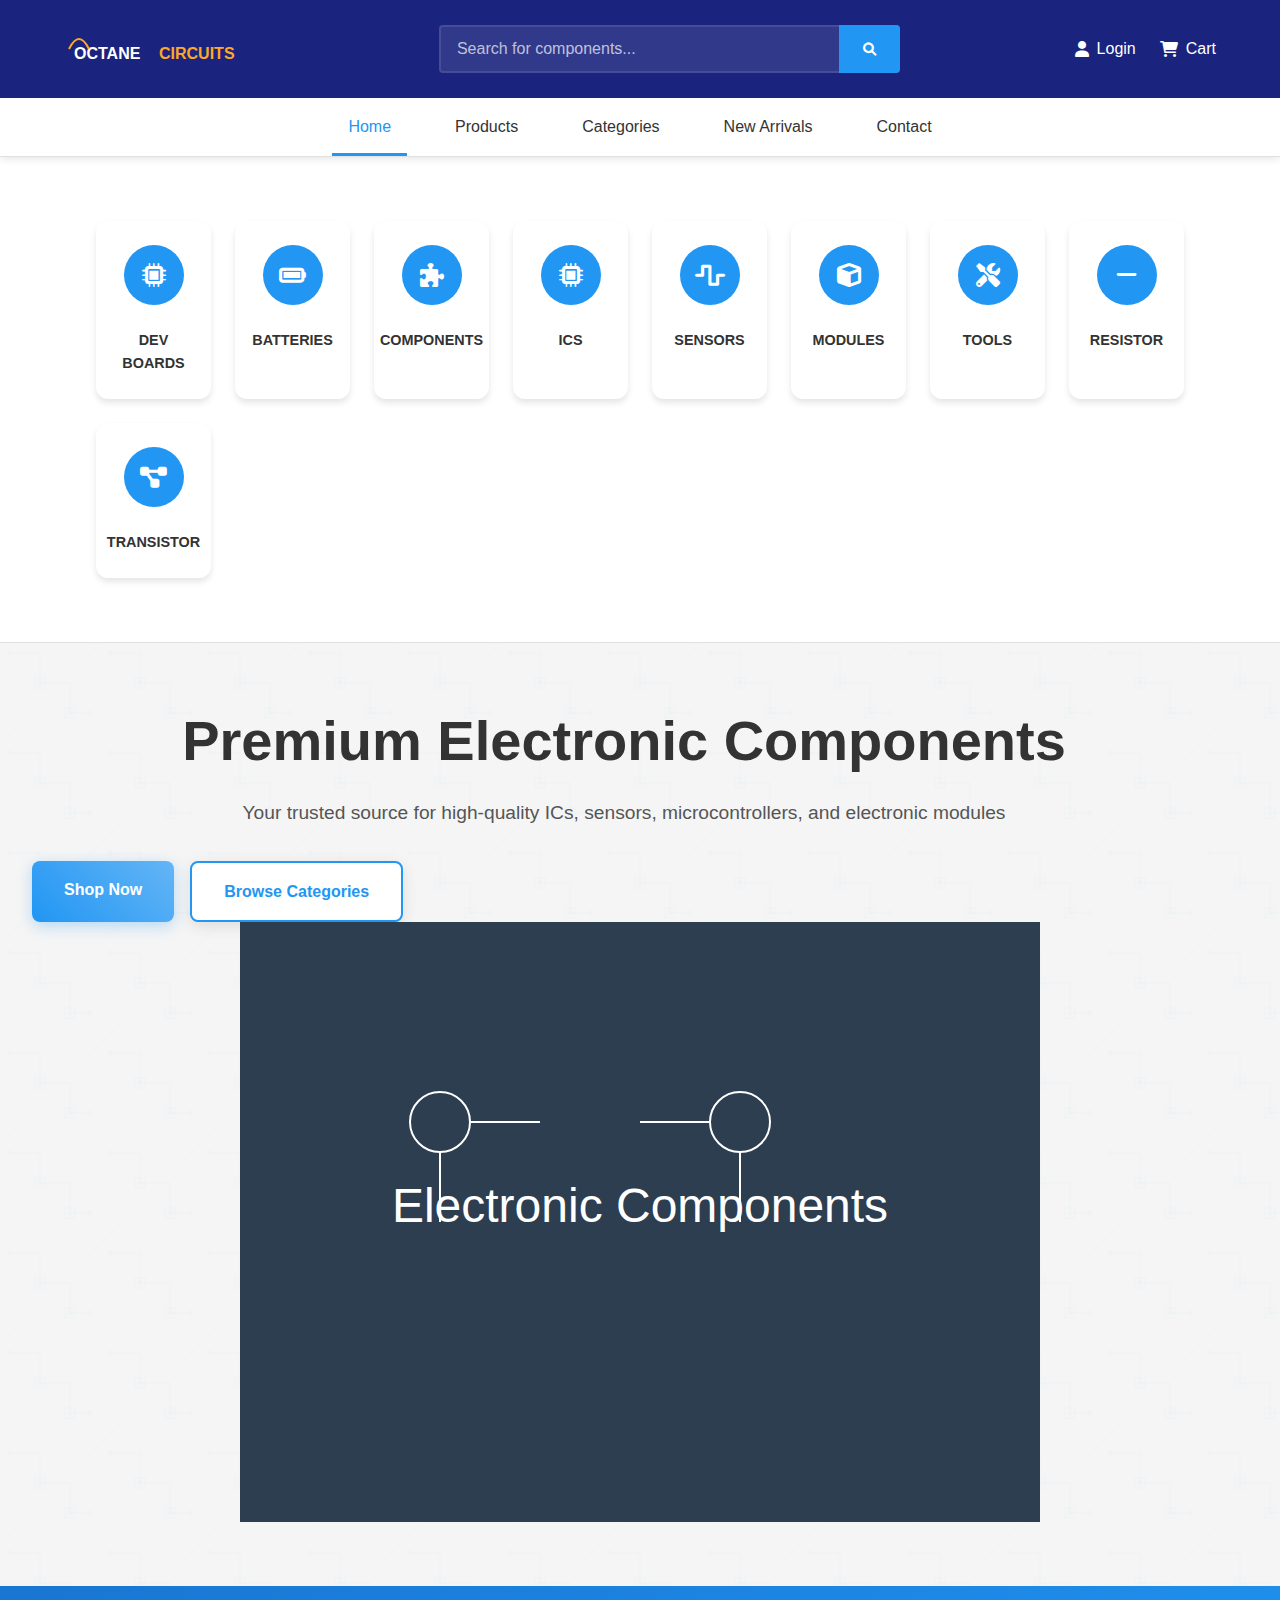
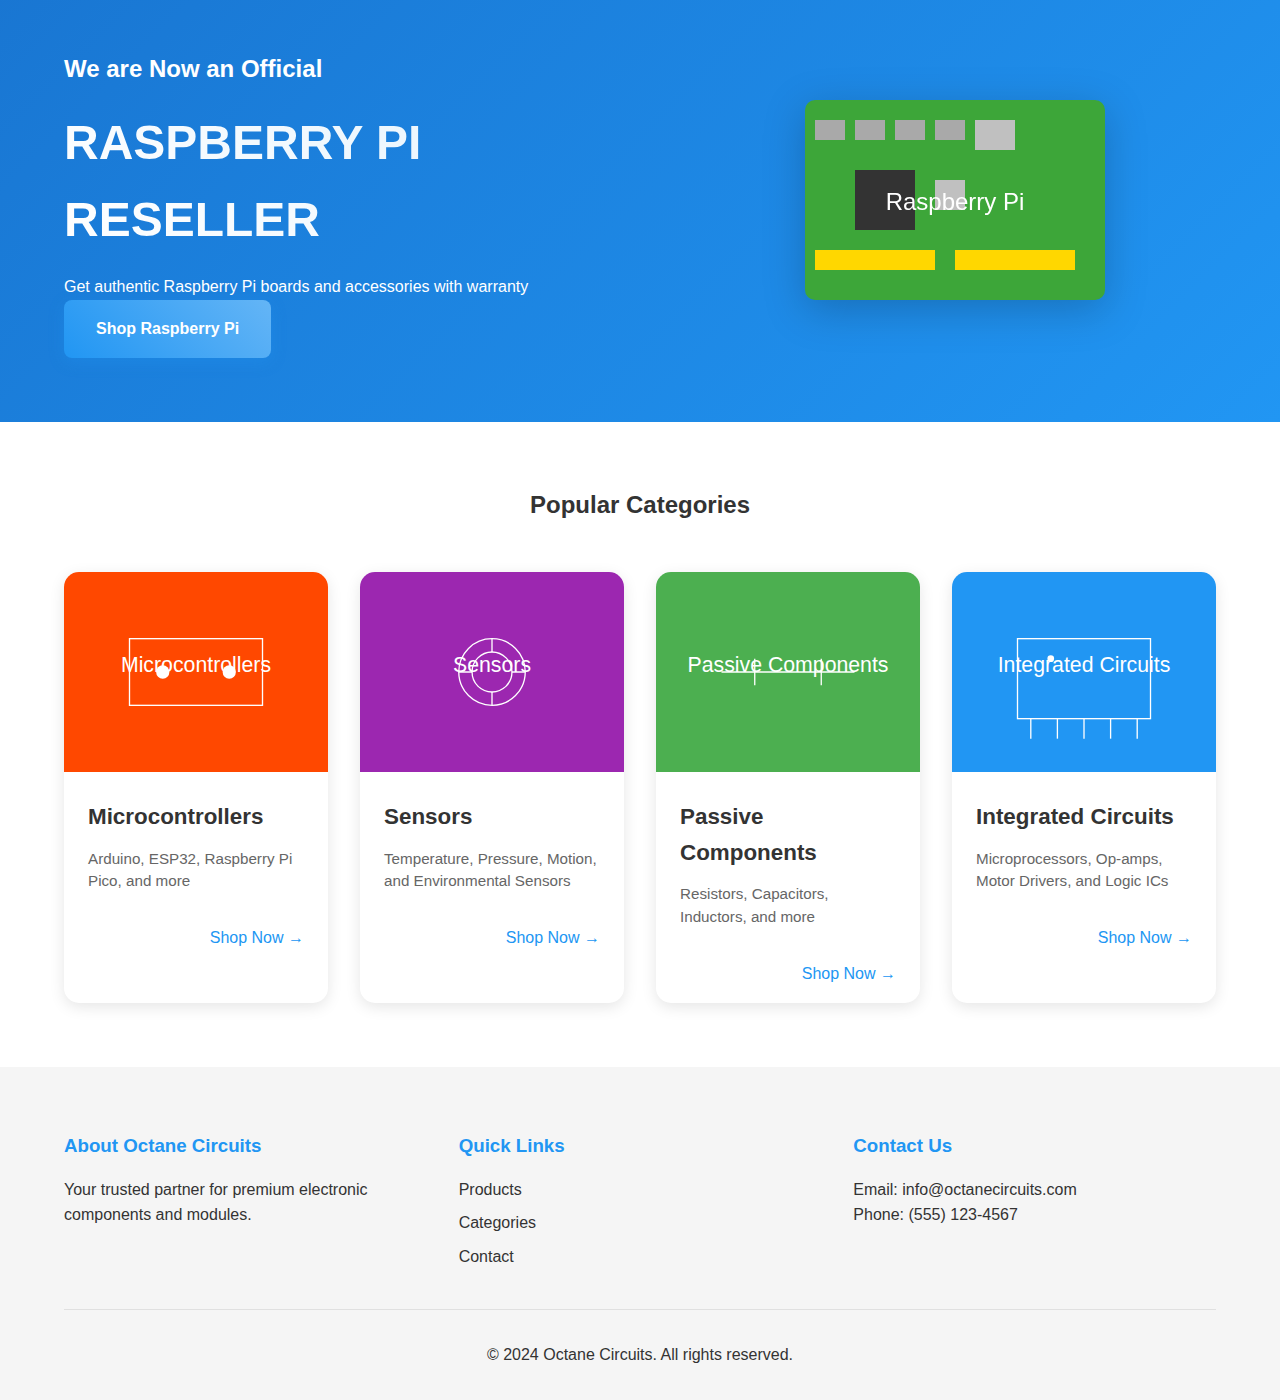
<file: index.html>
<!DOCTYPE html>
<html lang="en">
<head>
    <meta charset="UTF-8">
    <meta name="viewport" content="width=device-width, initial-scale=1.0">
    <title>Octane Circuits - Premium Electronic Components</title>
    <link rel="icon" type="image/svg+xml" href="assets/favicon.svg">
    <link rel="stylesheet" href="style.css">
    <link rel="stylesheet" href="https://cdnjs.cloudflare.com/ajax/libs/font-awesome/6.0.0/css/all.min.css">
</head>
<body>
    <header>
        <div class="header-top">
            <div class="logo">
                <img src="assets/logo.svg" alt="Octane Circuits Logo" class="logo-img">
            </div>
            <div class="search-bar">
                <input type="text" placeholder="Search for components...">
                <button><i class="fas fa-search"></i></button>
            </div>
            <div class="header-actions">
                <a href="login.html" class="account"><i class="fas fa-user"></i> Login</a>
                <a href="#" class="cart"><i class="fas fa-shopping-cart"></i> Cart <span class="cart-count">0</span></a>
            </div>
        </div>
        <nav>
            <a href="index.html" class="active">Home</a>
            <a href="products.html">Products</a>
            <a href="categories.html">Categories</a>
            <a href="#new-arrivals">New Arrivals</a>
            <a href="contact.html">Contact</a>
        </nav>
    </header>

    <section class="category-icons">
        <div class="icon-grid">
            <a href="products.html#dev-boards" class="icon-item">
                <div class="icon-circle">
                    <i class="fas fa-microchip"></i>
                </div>
                <span>DEV BOARDS</span>
            </a>
            <a href="batteries.html" class="icon-item">
                <div class="icon-circle">
                    <i class="fas fa-battery-full"></i>
                </div>
                <span>BATTERIES</span>
            </a>
            <a href="products.html#components" class="icon-item">
                <div class="icon-circle">
                    <i class="fas fa-puzzle-piece"></i>
                </div>
                <span>COMPONENTS</span>
            </a>
            <a href="products.html#ics" class="icon-item">
                <div class="icon-circle">
                    <i class="fas fa-microchip"></i>
                </div>
                <span>ICS</span>
            </a>
            <a href="sensors.html" class="icon-item">
                <div class="icon-circle">
                    <i class="fas fa-wave-square"></i>
                </div>
                <span>SENSORS</span>
            </a>
            <a href="products.html#modules" class="icon-item">
                <div class="icon-circle">
                    <i class="fas fa-cube"></i>
                </div>
                <span>MODULES</span>
            </a>
            <a href="products.html#tools" class="icon-item">
                <div class="icon-circle">
                    <i class="fas fa-tools"></i>
                </div>
                <span>TOOLS</span>
            </a>
            <a href="products.html#resistors" class="icon-item">
                <div class="icon-circle">
                    <i class="fas fa-minus"></i>
                </div>
                <span>RESISTOR</span>
            </a>
            <a href="products.html#transistors" class="icon-item">
                <div class="icon-circle">
                    <i class="fas fa-project-diagram"></i>
                </div>
                <span>TRANSISTOR</span>
            </a>
        </div>
    </section>

    <section class="hero">
        <div class="hero-content">
            <h2>Premium Electronic Components</h2>
            <p>Your trusted source for high-quality ICs, sensors, microcontrollers, and electronic modules</p>
            <div class="hero-buttons">
                <a href="products.html" class="btn primary">Shop Now</a>
                <a href="categories.html" class="btn secondary">Browse Categories</a>
            </div>
        </div>
        <div class="hero-image">
            <img src="assets/categories/hero-circuit.svg" alt="Electronic Components">
        </div>
    </section>

    <section class="promo-banner">
        <div class="promo-content">
            <div class="promo-text">
                <h2>We are Now an Official</h2>
                <h1>RASPBERRY PI RESELLER</h1>
                <p>Get authentic Raspberry Pi boards and accessories with warranty</p>
                <a href="#raspberry-pi" class="btn primary">Shop Raspberry Pi</a>
            </div>
            <div class="promo-image">
                <img src="assets/products/raspberry-pi.svg" alt="Raspberry Pi Products">
            </div>
        </div>
    </section>

    <section class="featured-categories">
        <h2>Popular Categories</h2>
        <div class="category-grid">
            <div class="category-card">
                <img src="assets/categories/microcontrollers.svg" alt="Microcontrollers">
                <h3>Microcontrollers</h3>
                <p class="category-description">Arduino, ESP32, Raspberry Pi Pico, and more</p>
                <a href="products.html#microcontrollers" class="category-link">Shop Now →</a>
            </div>
            <div class="category-card">
                <img src="assets/categories/sensors.svg" alt="Sensors">
                <h3>Sensors</h3>
                <p class="category-description">Temperature, Pressure, Motion, and Environmental Sensors</p>
                <a href="sensors.html" class="category-link">Shop Now →</a>
            </div>
            <div class="category-card">
                <img src="assets/categories/passive.svg" alt="Passive Components">
                <h3>Passive Components</h3>
                <p class="category-description">Resistors, Capacitors, Inductors, and more</p>
                <a href="products.html#passive" class="category-link">Shop Now →</a>
            </div>
            <div class="category-card">
                <img src="assets/categories/ics.svg" alt="Integrated Circuits">
                <h3>Integrated Circuits</h3>
                <p class="category-description">Microprocessors, Op-amps, Motor Drivers, and Logic ICs</p>
                <a href="products.html#ics" class="category-link">Shop Now →</a>
            </div>
        </div>
    </section>

    <footer>
        <div class="footer-content">
            <div class="footer-section">
                <h3>About Octane Circuits</h3>
                <p>Your trusted partner for premium electronic components and modules.</p>
            </div>
            <div class="footer-section">
                <h3>Quick Links</h3>
                <ul>
                    <li><a href="products.html">Products</a></li>
                    <li><a href="categories.html">Categories</a></li>
                    <li><a href="contact.html">Contact</a></li>
                </ul>
            </div>
            <div class="footer-section">
                <h3>Contact Us</h3>
                <p>Email: info@octanecircuits.com</p>
                <p>Phone: (555) 123-4567</p>
            </div>
        </div>
        <div class="footer-bottom">
            <p>&copy; 2024 Octane Circuits. All rights reserved.</p>
        </div>
    </footer>

    <script src="js/cart.js"></script>
    <script src="js/filters.js"></script>
    <script src="js/search.js"></script>
</body>
</html>
</file>
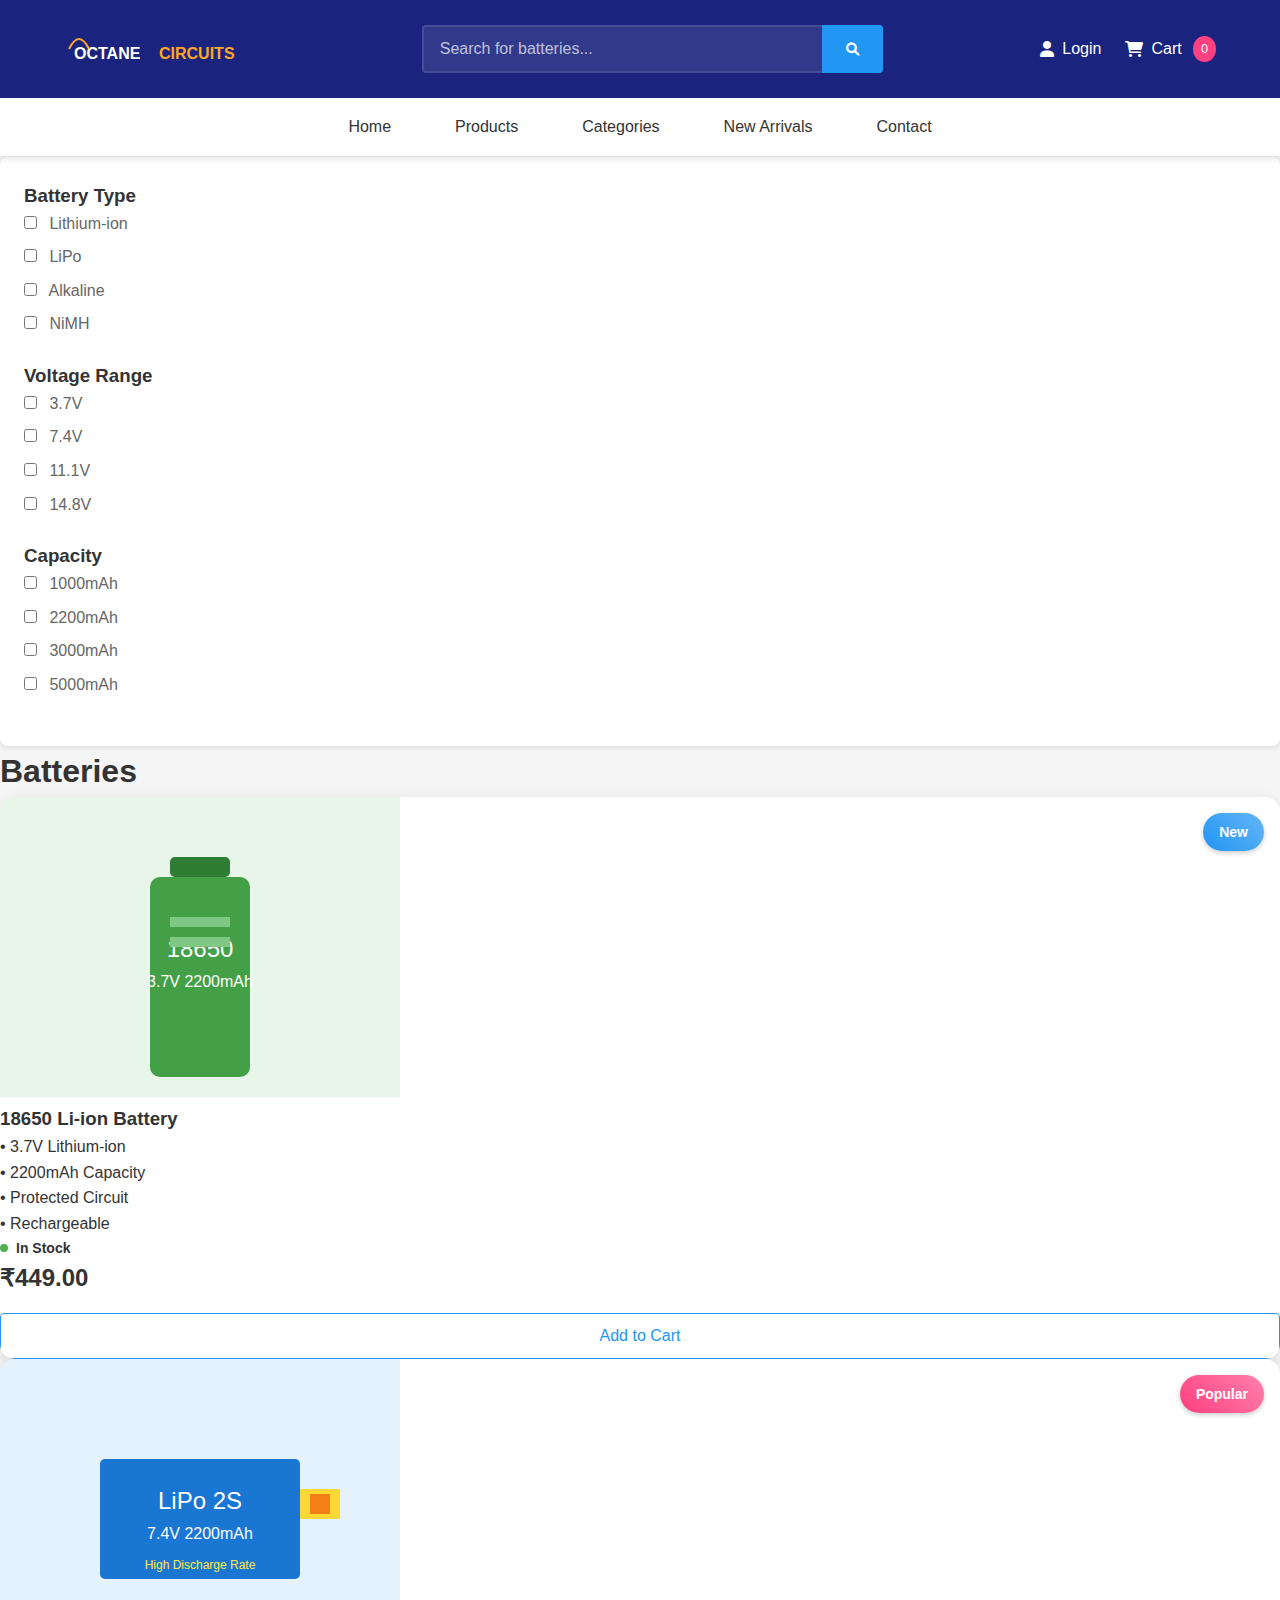
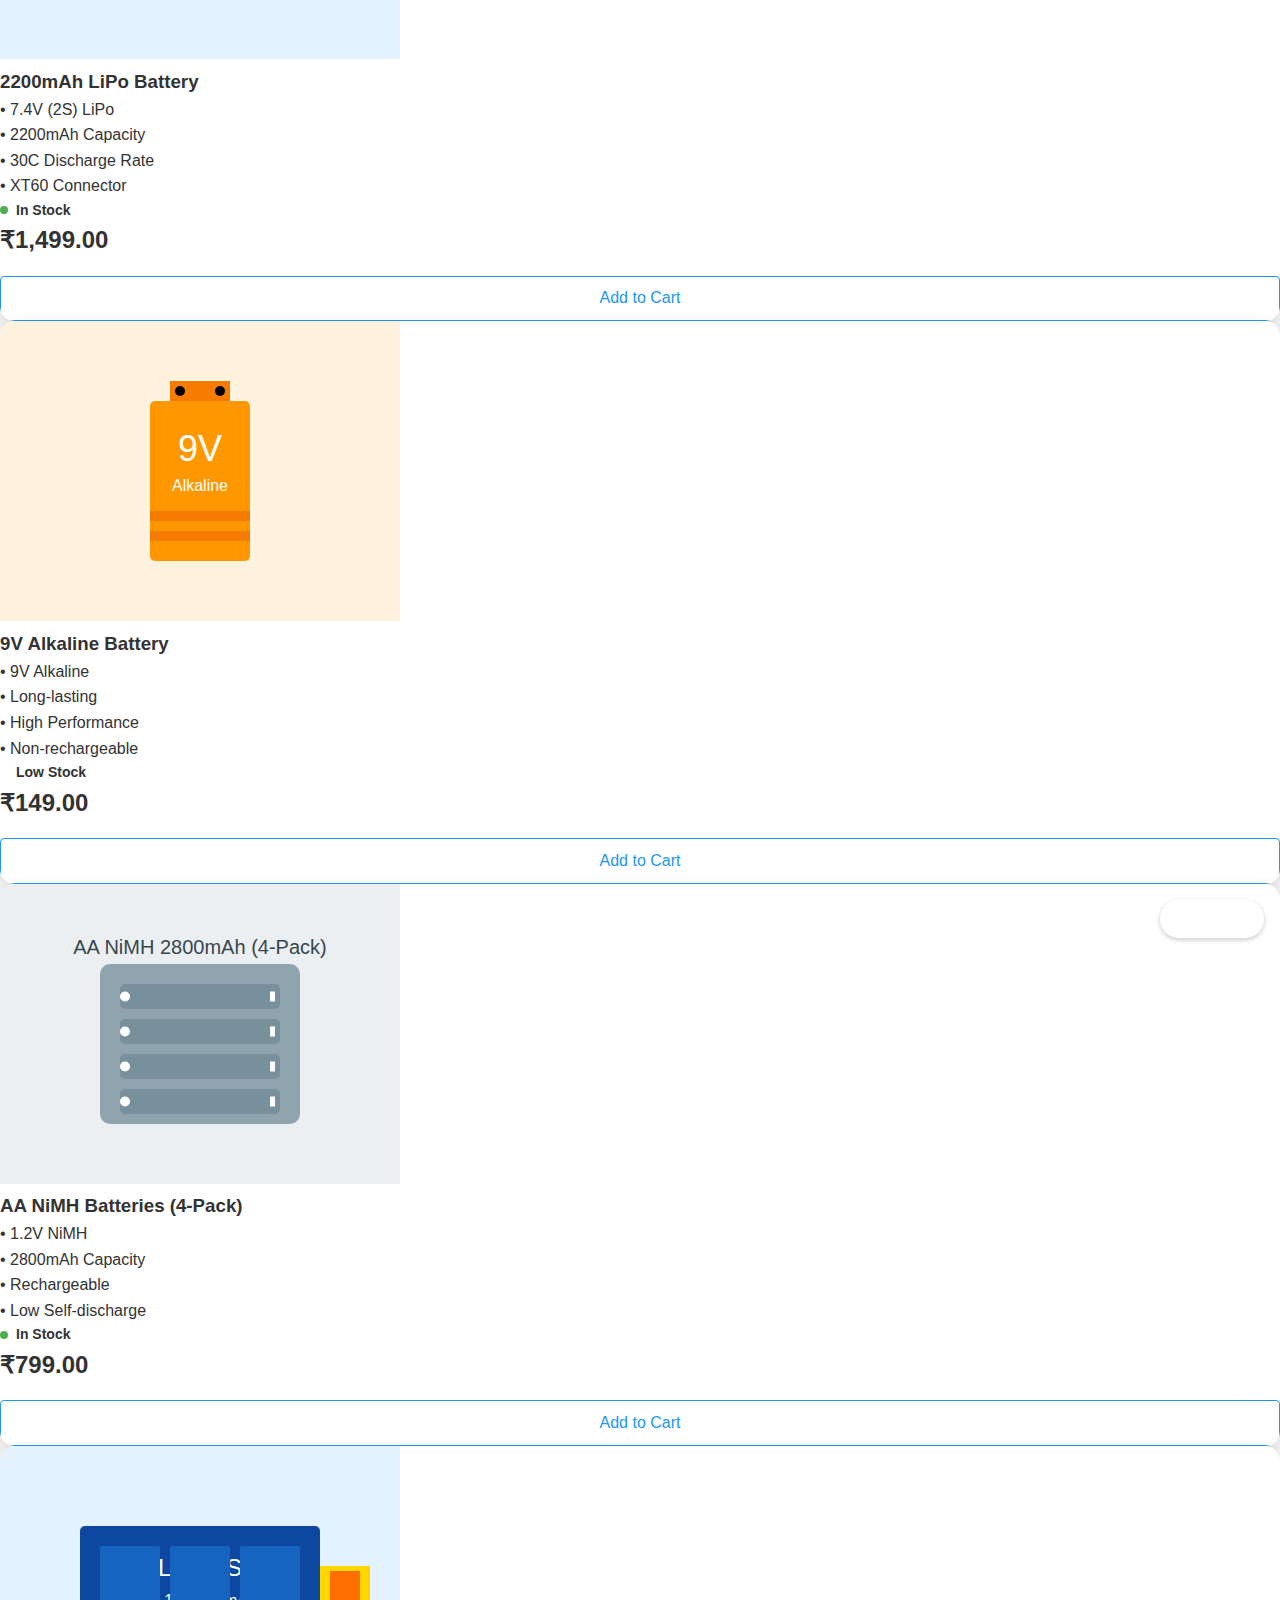
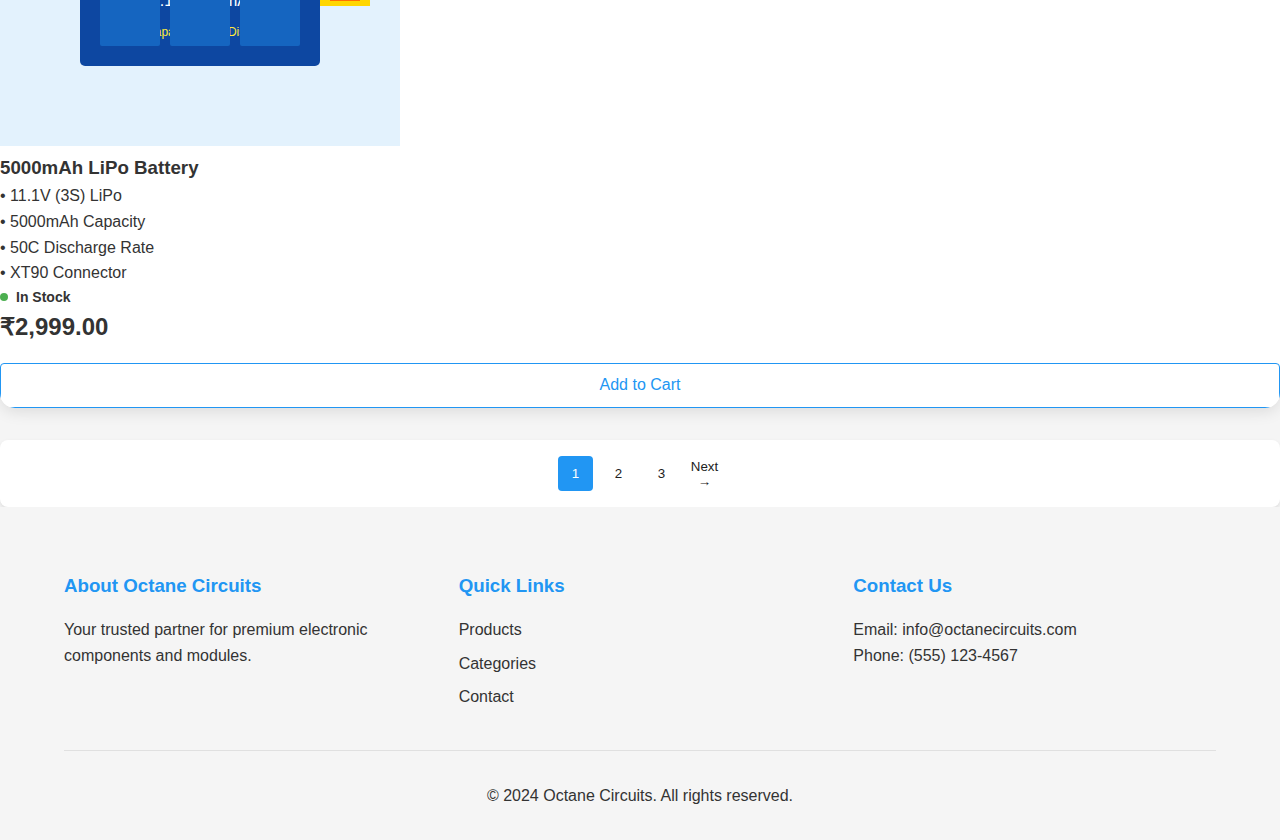
<file: batteries.html>
<!DOCTYPE html>
<html lang="en">
<head>
    <meta charset="UTF-8">
    <meta name="viewport" content="width=device-width, initial-scale=1.0">
    <title>Batteries - Octane Circuits</title>
    <link rel="icon" type="image/svg+xml" href="assets/favicon.svg">
    <link rel="stylesheet" href="style.css">
    <link rel="stylesheet" href="https://cdnjs.cloudflare.com/ajax/libs/font-awesome/6.0.0/css/all.min.css">
</head>
<body>
    <header>
        <div class="header-top">
            <div class="logo">
                <img src="assets/logo.svg" alt="Octane Circuits Logo" class="logo-img">
            </div>
            <div class="search-bar">
                <input type="text" placeholder="Search for batteries...">
                <button><i class="fas fa-search"></i></button>
            </div>
            <div class="header-actions">
                <a href="login.html" class="account"><i class="fas fa-user"></i> Login</a>
                <a href="#" class="cart"><i class="fas fa-shopping-cart"></i> Cart <span class="cart-count">0</span></a>
            </div>
        </div>
        <nav>
            <a href="index.html">Home</a>
            <a href="products.html">Products</a>
            <a href="#categories">Categories</a>
            <a href="#new-arrivals">New Arrivals</a>
            <a href="contact.html">Contact</a>
        </nav>
    </header>

    <div class="product-page-container">
        <aside class="filters">
            <div class="filter-section">
                <h3>Battery Type</h3>
                <label><input type="checkbox" name="type" value="lithium"> Lithium-ion</label>
                <label><input type="checkbox" name="type" value="lipo"> LiPo</label>
                <label><input type="checkbox" name="type" value="alkaline"> Alkaline</label>
                <label><input type="checkbox" name="type" value="nimh"> NiMH</label>
            </div>
            <div class="filter-section">
                <h3>Voltage Range</h3>
                <label><input type="checkbox" name="voltage" value="3.7"> 3.7V</label>
                <label><input type="checkbox" name="voltage" value="7.4"> 7.4V</label>
                <label><input type="checkbox" name="voltage" value="11.1"> 11.1V</label>
                <label><input type="checkbox" name="voltage" value="14.8"> 14.8V</label>
            </div>
            <div class="filter-section">
                <h3>Capacity</h3>
                <label><input type="checkbox" name="capacity" value="1000"> 1000mAh</label>
                <label><input type="checkbox" name="capacity" value="2200"> 2200mAh</label>
                <label><input type="checkbox" name="capacity" value="3000"> 3000mAh</label>
                <label><input type="checkbox" name="capacity" value="5000"> 5000mAh</label>
            </div>
        </aside>

        <main class="product-list">
            <h1>Batteries</h1>
            
            <div class="product-grid">
                <div class="product-card">
                    <div class="product-badge new">New</div>
                    <img src="assets/products/18650-battery.svg" alt="18650 Li-ion Battery">
                    <h3>18650 Li-ion Battery</h3>
                    <div class="specs">
                        <p>• 3.7V Lithium-ion</p>
                        <p>• 2200mAh Capacity</p>
                        <p>• Protected Circuit</p>
                        <p>• Rechargeable</p>
                    </div>
                    <div class="stock in-stock">In Stock</div>
                    <div class="price">₹449.00</div>
                    <button class="add-to-cart">Add to Cart</button>
                </div>

                <div class="product-card">
                    <div class="product-badge popular">Popular</div>
                    <img src="assets/products/lipo-2200.svg" alt="2200mAh LiPo Battery">
                    <h3>2200mAh LiPo Battery</h3>
                    <div class="specs">
                        <p>• 7.4V (2S) LiPo</p>
                        <p>• 2200mAh Capacity</p>
                        <p>• 30C Discharge Rate</p>
                        <p>• XT60 Connector</p>
                    </div>
                    <div class="stock in-stock">In Stock</div>
                    <div class="price">₹1,499.00</div>
                    <button class="add-to-cart">Add to Cart</button>
                </div>

                <div class="product-card">
                    <img src="assets/products/9v-alkaline.svg" alt="9V Alkaline Battery">
                    <h3>9V Alkaline Battery</h3>
                    <div class="specs">
                        <p>• 9V Alkaline</p>
                        <p>• Long-lasting</p>
                        <p>• High Performance</p>
                        <p>• Non-rechargeable</p>
                    </div>
                    <div class="stock low-stock">Low Stock</div>
                    <div class="price">₹149.00</div>
                    <button class="add-to-cart">Add to Cart</button>
                </div>

                <div class="product-card">
                    <div class="product-badge best">Best Seller</div>
                    <img src="assets/products/aa-nimh.svg" alt="AA NiMH Batteries">
                    <h3>AA NiMH Batteries (4-Pack)</h3>
                    <div class="specs">
                        <p>• 1.2V NiMH</p>
                        <p>• 2800mAh Capacity</p>
                        <p>• Rechargeable</p>
                        <p>• Low Self-discharge</p>
                    </div>
                    <div class="stock in-stock">In Stock</div>
                    <div class="price">₹799.00</div>
                    <button class="add-to-cart">Add to Cart</button>
                </div>

                <div class="product-card">
                    <img src="assets/products/lipo-5000.svg" alt="5000mAh LiPo Battery">
                    <h3>5000mAh LiPo Battery</h3>
                    <div class="specs">
                        <p>• 11.1V (3S) LiPo</p>
                        <p>• 5000mAh Capacity</p>
                        <p>• 50C Discharge Rate</p>
                        <p>• XT90 Connector</p>
                    </div>
                    <div class="stock in-stock">In Stock</div>
                    <div class="price">₹2,999.00</div>
                    <button class="add-to-cart">Add to Cart</button>
                </div>
            </div>

            <div class="pagination">
                <button class="active">1</button>
                <button>2</button>
                <button>3</button>
                <button>Next →</button>
            </div>
        </main>
    </div>

    <footer>
        <div class="footer-content">
            <div class="footer-section">
                <h3>About Octane Circuits</h3>
                <p>Your trusted partner for premium electronic components and modules.</p>
            </div>
            <div class="footer-section">
                <h3>Quick Links</h3>
                <ul>
                    <li><a href="products.html">Products</a></li>
                    <li><a href="#categories">Categories</a></li>
                    <li><a href="contact.html">Contact</a></li>
                </ul>
            </div>
            <div class="footer-section">
                <h3>Contact Us</h3>
                <p>Email: info@octanecircuits.com</p>
                <p>Phone: (555) 123-4567</p>
            </div>
        </div>
        <div class="footer-bottom">
            <p>&copy; 2024 Octane Circuits. All rights reserved.</p>
        </div>
    </footer>
</body>
</html>
</file>
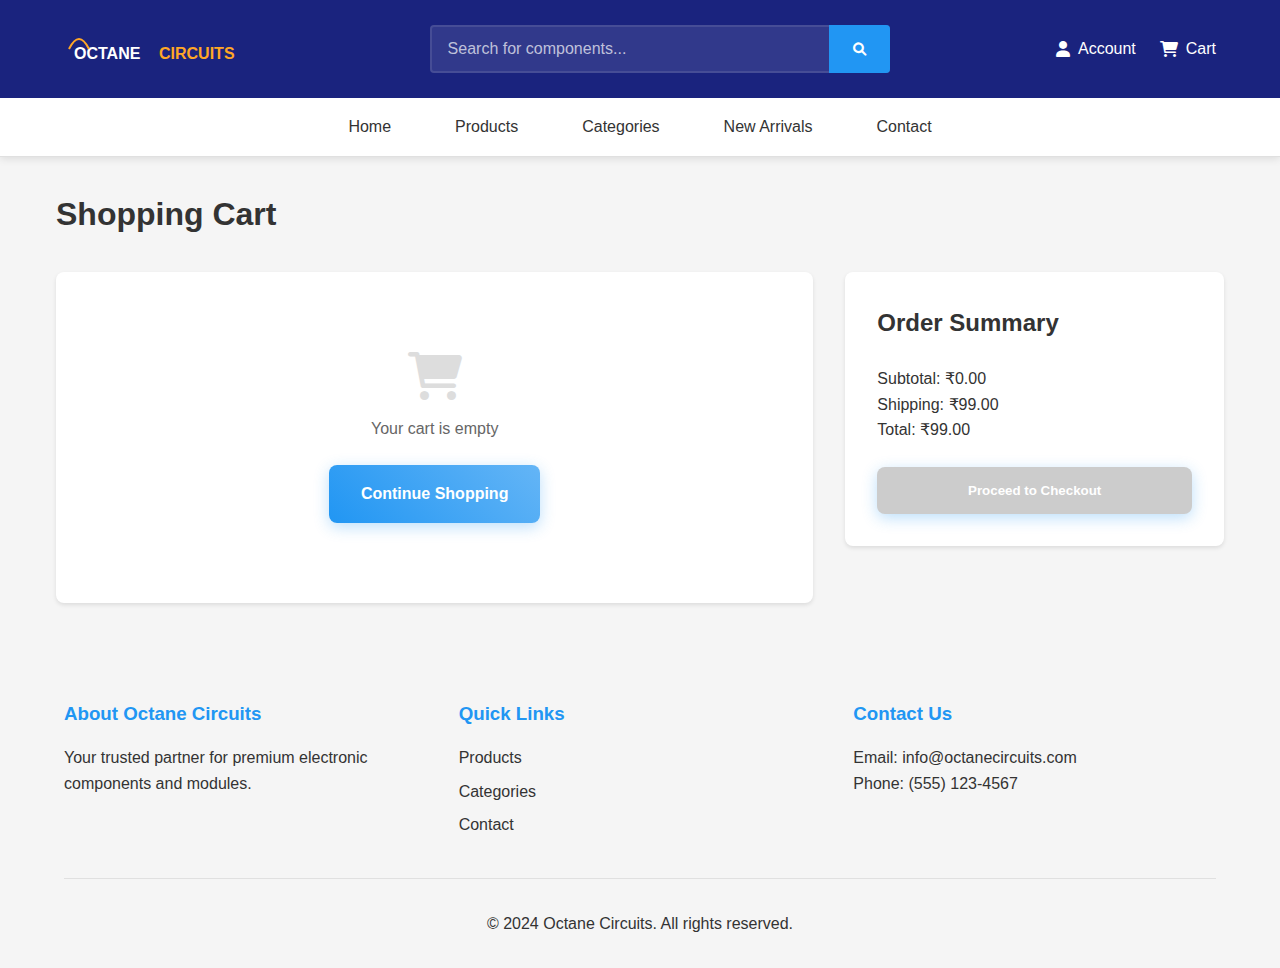
<file: cart.html>
<!DOCTYPE html>
<html lang="en">
<head>
    <meta charset="UTF-8">
    <meta name="viewport" content="width=device-width, initial-scale=1.0">
    <title>Shopping Cart - Octane Circuits</title>
    <link rel="stylesheet" href="style.css">
    <link rel="stylesheet" href="https://cdnjs.cloudflare.com/ajax/libs/font-awesome/6.0.0/css/all.min.css">
</head>
<body>
    <header>
        <div class="header-top">
            <div class="logo">
                <img src="assets/logo.svg" alt="Octane Circuits Logo" class="logo-img">
            </div>
            <div class="search-bar">
                <input type="text" placeholder="Search for components...">
                <button><i class="fas fa-search"></i></button>
            </div>
            <div class="header-actions">
                <a href="login.html" class="account"><i class="fas fa-user"></i> Account</a>
                <a href="cart.html" class="cart active"><i class="fas fa-shopping-cart"></i> Cart <span class="cart-count">0</span></a>
            </div>
        </div>
        <nav>
            <a href="index.html">Home</a>
            <a href="products.html">Products</a>
            <a href="#categories">Categories</a>
            <a href="#new-arrivals">New Arrivals</a>
            <a href="contact.html">Contact</a>
        </nav>
    </header>

    <main class="cart-container">
        <h1>Shopping Cart</h1>
        
        <div class="cart-content">
            <div class="cart-items">
                <!-- Cart items will be dynamically added here -->
                <div class="empty-cart-message">
                    <i class="fas fa-shopping-cart"></i>
                    <p>Your cart is empty</p>
                    <a href="products.html" class="btn primary">Continue Shopping</a>
                </div>
            </div>

            <div class="cart-summary">
                <h2>Order Summary</h2>
                <div class="cart-summary-row">
                    <span>Subtotal:</span>
                    <span class="subtotal">₹0.00</span>
                </div>
                <div class="cart-summary-row">
                    <span>Shipping:</span>
                    <span class="shipping">₹99.00</span>
                </div>
                <div class="cart-summary-row total">
                    <span>Total:</span>
                    <span class="total-amount">₹99.00</span>
                </div>
                <button class="btn primary checkout-btn" disabled>Proceed to Checkout</button>
            </div>
        </div>
    </main>

    <footer>
        <div class="footer-content">
            <div class="footer-section">
                <h3>About Octane Circuits</h3>
                <p>Your trusted partner for premium electronic components and modules.</p>
            </div>
            <div class="footer-section">
                <h3>Quick Links</h3>
                <ul>
                    <li><a href="products.html">Products</a></li>
                    <li><a href="#categories">Categories</a></li>
                    <li><a href="contact.html">Contact</a></li>
                </ul>
            </div>
            <div class="footer-section">
                <h3>Contact Us</h3>
                <p>Email: info@octanecircuits.com</p>
                <p>Phone: (555) 123-4567</p>
            </div>
        </div>
        <div class="footer-bottom">
            <p>&copy; 2024 Octane Circuits. All rights reserved.</p>
        </div>
    </footer>

    <script src="js/cart.js"></script>
</body>
</html>
</file>
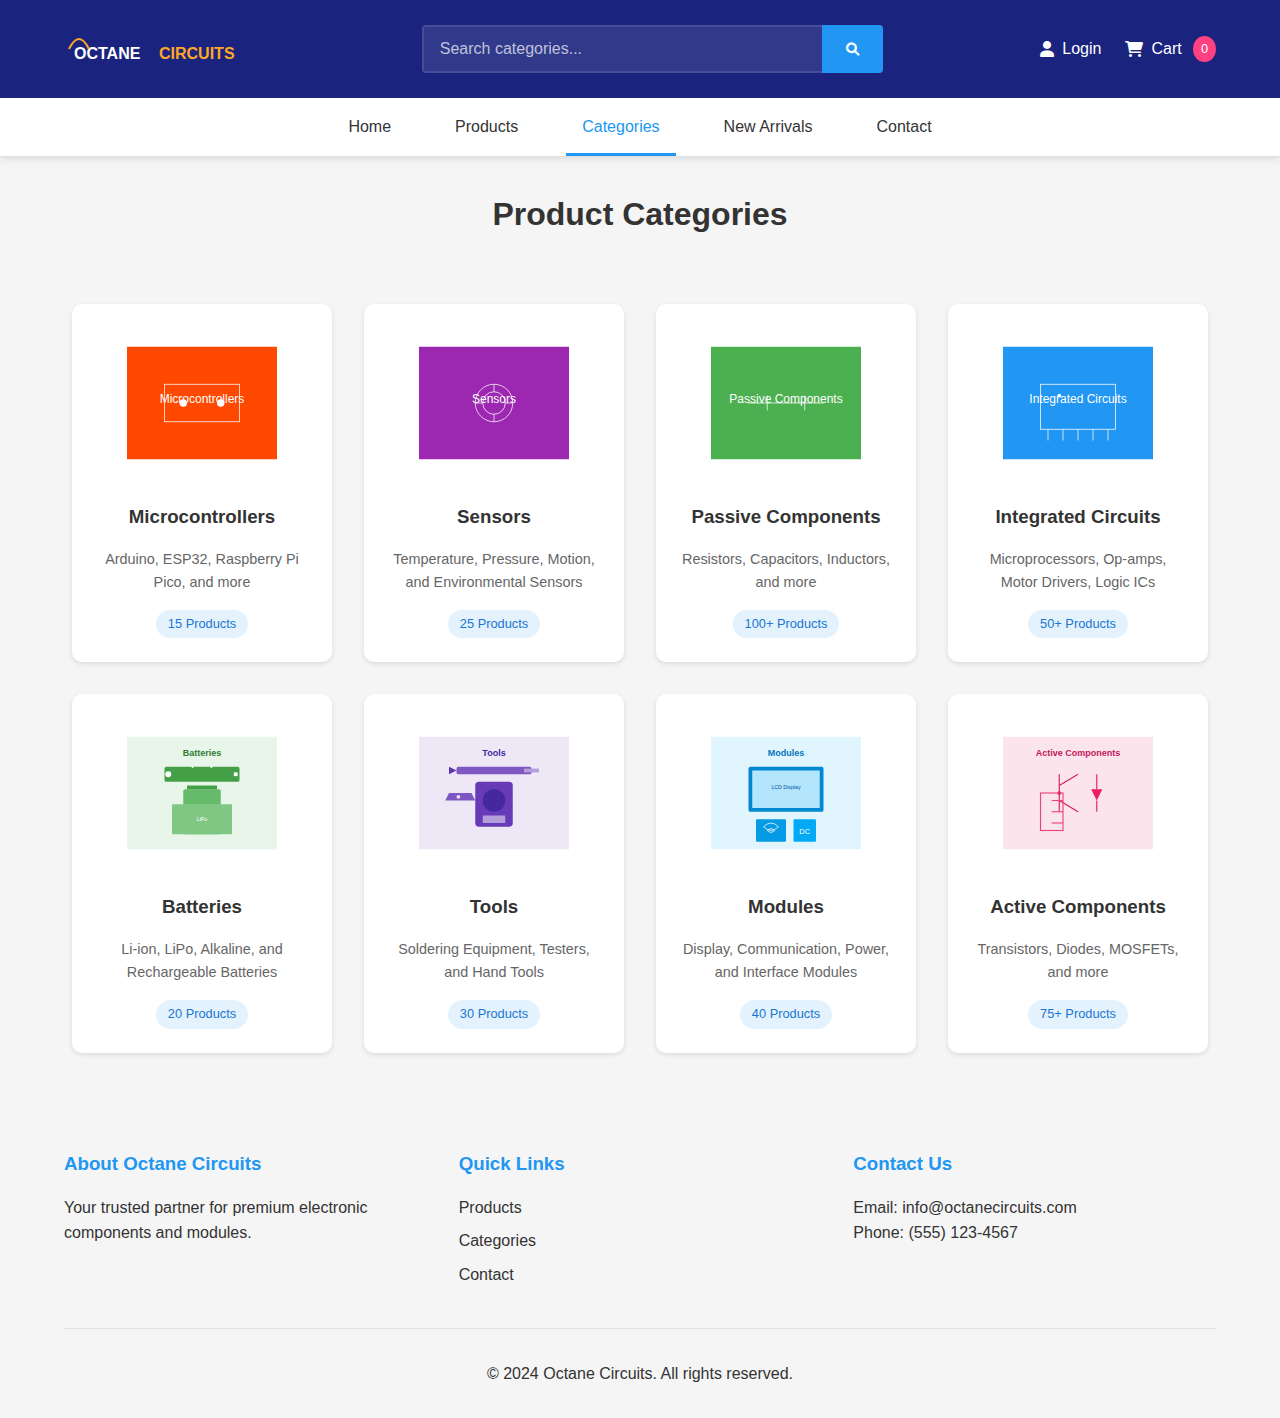
<file: categories.html>
<!DOCTYPE html>
<html lang="en">
<head>
    <meta charset="UTF-8">
    <meta name="viewport" content="width=device-width, initial-scale=1.0">
    <title>Categories - Octane Circuits</title>
    <link rel="icon" type="image/svg+xml" href="assets/favicon.svg">
    <link rel="stylesheet" href="style.css">
    <link rel="stylesheet" href="https://cdnjs.cloudflare.com/ajax/libs/font-awesome/6.0.0/css/all.min.css">
    <style>
        .categories-grid {
            display: grid;
            grid-template-columns: repeat(auto-fit, minmax(250px, 1fr));
            gap: 2rem;
            padding: 2rem;
            max-width: 1200px;
            margin: 0 auto;
        }
        
        .category-tile {
            background: white;
            border-radius: 10px;
            box-shadow: 0 2px 5px rgba(0,0,0,0.1);
            padding: 1.5rem;
            text-align: center;
            transition: transform 0.3s ease;
            display: flex;
            flex-direction: column;
            align-items: center;
            text-decoration: none;
            color: inherit;
        }
        
        .category-tile:hover {
            transform: translateY(-5px);
        }
        
        .category-tile img {
            width: 150px;
            height: 150px;
            margin-bottom: 1rem;
        }
        
        .category-tile h3 {
            margin: 0.5rem 0;
            color: #333;
        }
        
        .category-tile p {
            color: #666;
            margin: 0.5rem 0;
            font-size: 0.9rem;
        }
        
        .category-count {
            background: #e3f2fd;
            color: #1976d2;
            padding: 0.25rem 0.75rem;
            border-radius: 15px;
            font-size: 0.8rem;
            margin-top: 0.5rem;
        }
    </style>
</head>
<body>
    <header>
        <div class="header-top">
            <div class="logo">
                <img src="assets/logo.svg" alt="Octane Circuits Logo" class="logo-img">
            </div>
            <div class="search-bar">
                <input type="text" placeholder="Search categories...">
                <button><i class="fas fa-search"></i></button>
            </div>
            <div class="header-actions">
                <a href="login.html" class="account"><i class="fas fa-user"></i> Login</a>
                <a href="#" class="cart"><i class="fas fa-shopping-cart"></i> Cart <span class="cart-count">0</span></a>
            </div>
        </div>
        <nav>
            <a href="index.html">Home</a>
            <a href="products.html">Products</a>
            <a href="categories.html" class="active">Categories</a>
            <a href="#new-arrivals">New Arrivals</a>
            <a href="contact.html">Contact</a>
        </nav>
    </header>

    <main>
        <h1 style="text-align: center; margin: 2rem 0;">Product Categories</h1>
        
        <div class="categories-grid">
            <a href="products.html#microcontrollers" class="category-tile">
                <img src="assets/categories/microcontrollers.svg" alt="Microcontrollers">
                <h3>Microcontrollers</h3>
                <p>Arduino, ESP32, Raspberry Pi Pico, and more</p>
                <span class="category-count">15 Products</span>
            </a>

            <a href="sensors.html" class="category-tile">
                <img src="assets/categories/sensors.svg" alt="Sensors">
                <h3>Sensors</h3>
                <p>Temperature, Pressure, Motion, and Environmental Sensors</p>
                <span class="category-count">25 Products</span>
            </a>

            <a href="products.html#passive" class="category-tile">
                <img src="assets/categories/passive.svg" alt="Passive Components">
                <h3>Passive Components</h3>
                <p>Resistors, Capacitors, Inductors, and more</p>
                <span class="category-count">100+ Products</span>
            </a>

            <a href="products.html#ics" class="category-tile">
                <img src="assets/categories/ics.svg" alt="Integrated Circuits">
                <h3>Integrated Circuits</h3>
                <p>Microprocessors, Op-amps, Motor Drivers, Logic ICs</p>
                <span class="category-count">50+ Products</span>
            </a>

            <a href="batteries.html" class="category-tile">
                <img src="assets/categories/batteries.svg" alt="Batteries">
                <h3>Batteries</h3>
                <p>Li-ion, LiPo, Alkaline, and Rechargeable Batteries</p>
                <span class="category-count">20 Products</span>
            </a>

            <a href="products.html#tools" class="category-tile">
                <img src="assets/categories/tools.svg" alt="Tools">
                <h3>Tools</h3>
                <p>Soldering Equipment, Testers, and Hand Tools</p>
                <span class="category-count">30 Products</span>
            </a>

            <a href="products.html#modules" class="category-tile">
                <img src="assets/categories/modules.svg" alt="Modules">
                <h3>Modules</h3>
                <p>Display, Communication, Power, and Interface Modules</p>
                <span class="category-count">40 Products</span>
            </a>

            <a href="products.html#active" class="category-tile">
                <img src="assets/categories/active.svg" alt="Active Components">
                <h3>Active Components</h3>
                <p>Transistors, Diodes, MOSFETs, and more</p>
                <span class="category-count">75+ Products</span>
            </a>
        </div>
    </main>

    <footer>
        <div class="footer-content">
            <div class="footer-section">
                <h3>About Octane Circuits</h3>
                <p>Your trusted partner for premium electronic components and modules.</p>
            </div>
            <div class="footer-section">
                <h3>Quick Links</h3>
                <ul>
                    <li><a href="products.html">Products</a></li>
                    <li><a href="categories.html">Categories</a></li>
                    <li><a href="contact.html">Contact</a></li>
                </ul>
            </div>
            <div class="footer-section">
                <h3>Contact Us</h3>
                <p>Email: info@octanecircuits.com</p>
                <p>Phone: (555) 123-4567</p>
            </div>
        </div>
        <div class="footer-bottom">
            <p>&copy; 2024 Octane Circuits. All rights reserved.</p>
        </div>
    </footer>
</body>
</html>
</file>
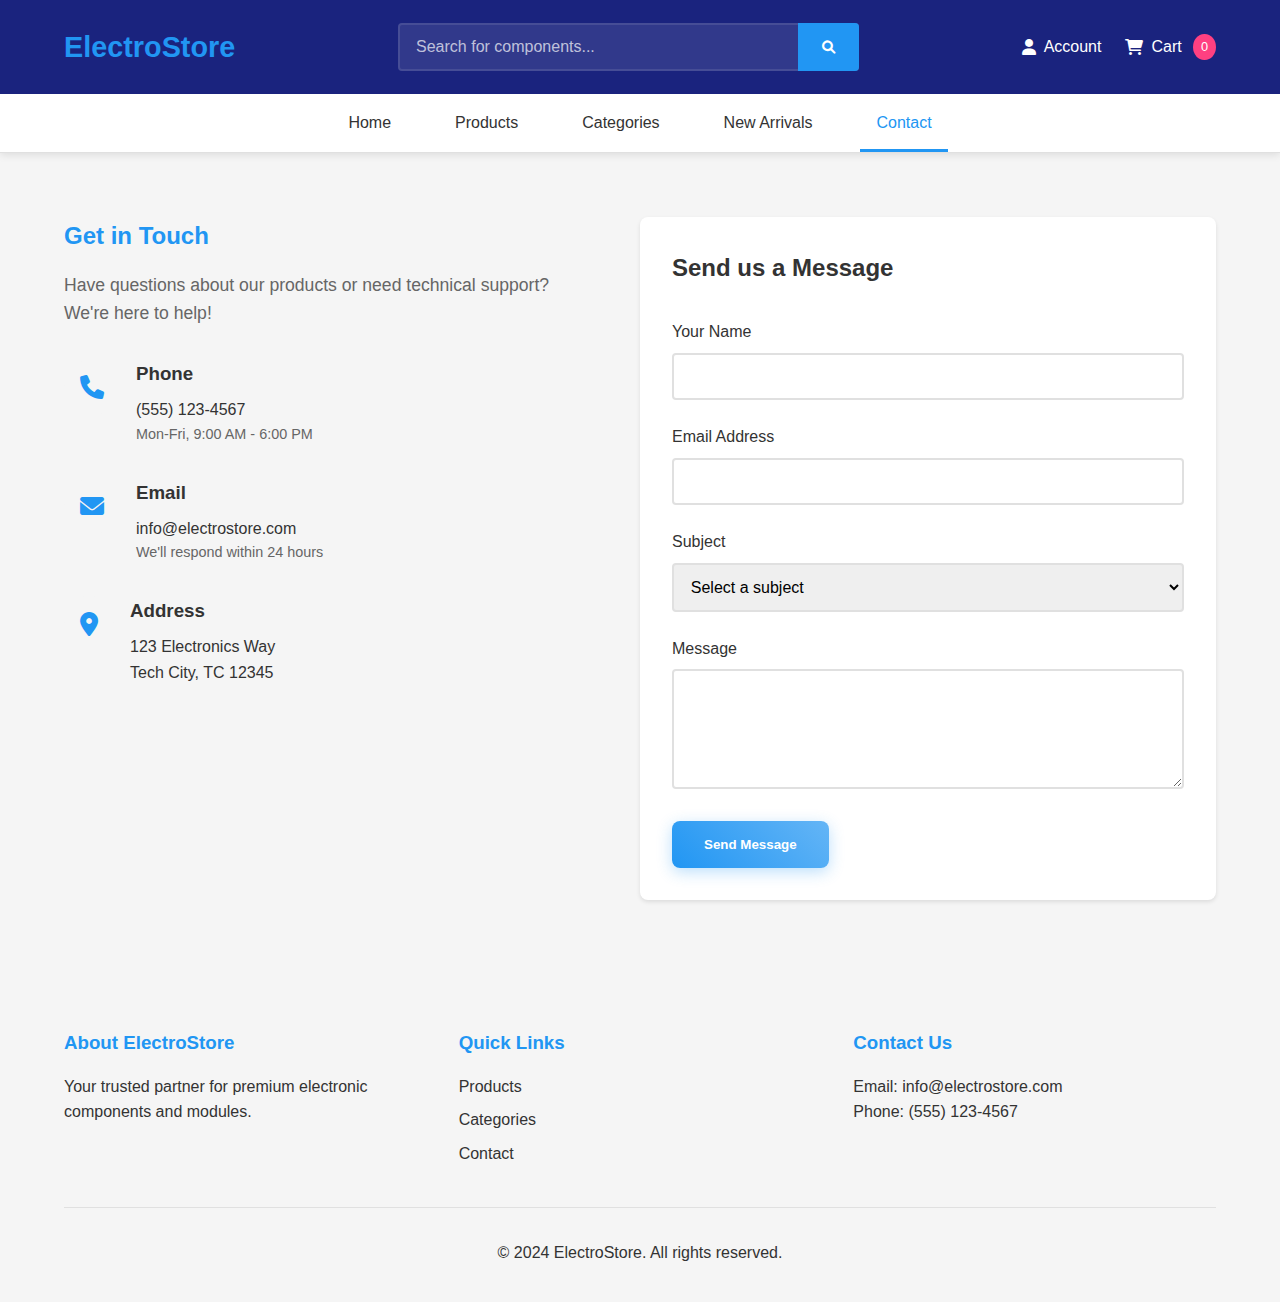
<file: contact.html>
<!DOCTYPE html>
<html lang="en">
<head>
    <meta charset="UTF-8">
    <meta name="viewport" content="width=device-width, initial-scale=1.0">
    <title>Contact Us - ElectroStore</title>
    <link rel="stylesheet" href="style.css">
    <link rel="stylesheet" href="https://cdnjs.cloudflare.com/ajax/libs/font-awesome/6.0.0/css/all.min.css">
</head>
<body>
    <header>
        <div class="header-top">
            <div class="logo">
                <h1>ElectroStore</h1>
            </div>
            <div class="search-bar">
                <input type="text" placeholder="Search for components...">
                <button><i class="fas fa-search"></i></button>
            </div>
            <div class="header-actions">
                <a href="#" class="account"><i class="fas fa-user"></i> Account</a>
                <a href="#" class="cart"><i class="fas fa-shopping-cart"></i> Cart <span class="cart-count">0</span></a>
            </div>
        </div>
        <nav>
            <a href="index.html">Home</a>
            <a href="products.html">Products</a>
            <a href="#categories">Categories</a>
            <a href="#new-arrivals">New Arrivals</a>
            <a href="contact.html" class="active">Contact</a>
        </nav>
    </header>

    <div class="contact-container">
        <div class="contact-info">
            <h2>Get in Touch</h2>
            <p>Have questions about our products or need technical support? We're here to help!</p>
            
            <div class="contact-methods">
                <div class="contact-method">
                    <i class="fas fa-phone"></i>
                    <div>
                        <h3>Phone</h3>
                        <p>(555) 123-4567</p>
                        <p class="text-muted">Mon-Fri, 9:00 AM - 6:00 PM</p>
                    </div>
                </div>
                
                <div class="contact-method">
                    <i class="fas fa-envelope"></i>
                    <div>
                        <h3>Email</h3>
                        <p>info@electrostore.com</p>
                        <p class="text-muted">We'll respond within 24 hours</p>
                    </div>
                </div>
                
                <div class="contact-method">
                    <i class="fas fa-location-dot"></i>
                    <div>
                        <h3>Address</h3>
                        <p>123 Electronics Way</p>
                        <p>Tech City, TC 12345</p>
                    </div>
                </div>
            </div>
        </div>

        <div class="contact-form">
            <h2>Send us a Message</h2>
            <form action="#" method="POST">
                <div class="form-group">
                    <label for="name">Your Name</label>
                    <input type="text" id="name" name="name" required>
                </div>
                
                <div class="form-group">
                    <label for="email">Email Address</label>
                    <input type="email" id="email" name="email" required>
                </div>
                
                <div class="form-group">
                    <label for="subject">Subject</label>
                    <select id="subject" name="subject" required>
                        <option value="">Select a subject</option>
                        <option value="support">Technical Support</option>
                        <option value="sales">Sales Inquiry</option>
                        <option value="shipping">Shipping Question</option>
                        <option value="other">Other</option>
                    </select>
                </div>
                
                <div class="form-group">
                    <label for="message">Message</label>
                    <textarea id="message" name="message" rows="5" required></textarea>
                </div>
                
                <button type="submit" class="btn primary">Send Message</button>
            </form>
        </div>
    </div>

    <footer>
        <div class="footer-content">
            <div class="footer-section">
                <h3>About ElectroStore</h3>
                <p>Your trusted partner for premium electronic components and modules.</p>
            </div>
            <div class="footer-section">
                <h3>Quick Links</h3>
                <ul>
                    <li><a href="products.html">Products</a></li>
                    <li><a href="#categories">Categories</a></li>
                    <li><a href="contact.html">Contact</a></li>
                </ul>
            </div>
            <div class="footer-section">
                <h3>Contact Us</h3>
                <p>Email: info@electrostore.com</p>
                <p>Phone: (555) 123-4567</p>
            </div>
        </div>
        <div class="footer-bottom">
            <p>&copy; 2024 ElectroStore. All rights reserved.</p>
        </div>
    </footer>
</body>
</html>
</file>
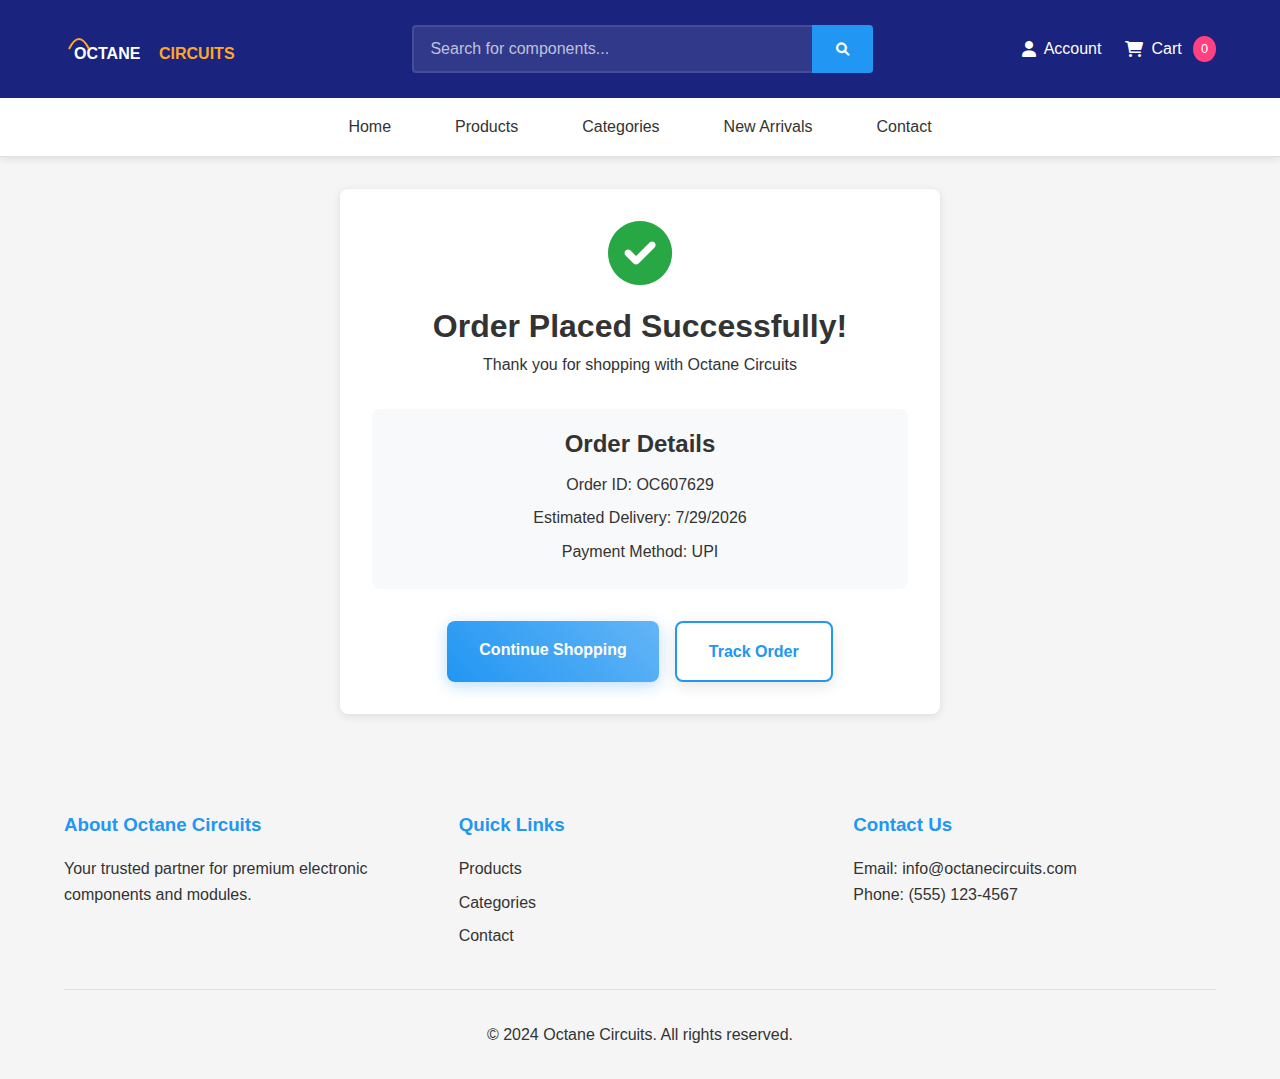
<file: order-success.html>
<!DOCTYPE html>
<html lang="en">
<head>
    <meta charset="UTF-8">
    <meta name="viewport" content="width=device-width, initial-scale=1.0">
    <title>Order Success - Octane Circuits</title>
    <link rel="stylesheet" href="style.css">
    <link rel="stylesheet" href="https://cdnjs.cloudflare.com/ajax/libs/font-awesome/6.0.0/css/all.min.css">
    <style>
        .success-container {
            max-width: 600px;
            margin: 2rem auto;
            padding: 2rem;
            text-align: center;
            background: white;
            border-radius: 8px;
            box-shadow: 0 2px 10px rgba(0,0,0,0.1);
        }
        .success-icon {
            font-size: 4rem;
            color: #28a745;
            margin-bottom: 1rem;
        }
        .order-details {
            margin: 2rem 0;
            padding: 1rem;
            background: #f8f9fa;
            border-radius: 8px;
        }
        .order-details p {
            margin: 0.5rem 0;
        }
        .action-buttons {
            display: flex;
            gap: 1rem;
            justify-content: center;
            margin-top: 2rem;
        }
    </style>
</head>
<body>
    <header>
        <div class="header-top">
            <div class="logo">
                <img src="assets/logo.svg" alt="Octane Circuits Logo" class="logo-img">
            </div>
            <div class="search-bar">
                <input type="text" placeholder="Search for components...">
                <button><i class="fas fa-search"></i></button>
            </div>
            <div class="header-actions">
                <a href="login.html" class="account"><i class="fas fa-user"></i> Account</a>
                <a href="cart.html" class="cart"><i class="fas fa-shopping-cart"></i> Cart <span class="cart-count">0</span></a>
            </div>
        </div>
        <nav>
            <a href="index.html">Home</a>
            <a href="products.html">Products</a>
            <a href="#categories">Categories</a>
            <a href="#new-arrivals">New Arrivals</a>
            <a href="contact.html">Contact</a>
        </nav>
    </header>

    <main class="success-container">
        <i class="fas fa-check-circle success-icon"></i>
        <h1>Order Placed Successfully!</h1>
        <p>Thank you for shopping with Octane Circuits</p>
        
        <div class="order-details">
            <h2>Order Details</h2>
            <p>Order ID: <span id="orderId"></span></p>
            <p>Estimated Delivery: <span id="deliveryDate"></span></p>
            <p>Payment Method: <span id="paymentMethod"></span></p>
        </div>

        <div class="action-buttons">
            <a href="index.html" class="btn primary">Continue Shopping</a>
            <a href="#" class="btn secondary">Track Order</a>
        </div>
    </main>

    <footer>
        <div class="footer-content">
            <div class="footer-section">
                <h3>About Octane Circuits</h3>
                <p>Your trusted partner for premium electronic components and modules.</p>
            </div>
            <div class="footer-section">
                <h3>Quick Links</h3>
                <ul>
                    <li><a href="products.html">Products</a></li>
                    <li><a href="#categories">Categories</a></li>
                    <li><a href="contact.html">Contact</a></li>
                </ul>
            </div>
            <div class="footer-section">
                <h3>Contact Us</h3>
                <p>Email: info@octanecircuits.com</p>
                <p>Phone: (555) 123-4567</p>
            </div>
        </div>
        <div class="footer-bottom">
            <p>&copy; 2024 Octane Circuits. All rights reserved.</p>
        </div>
    </footer>

    <script>
        // Generate random order ID and delivery date
        document.getElementById('orderId').textContent = 'OC' + Math.floor(Math.random() * 1000000).toString().padStart(6, '0');
        
        // Set delivery date to 3-5 days from now
        const deliveryDate = new Date();
        deliveryDate.setDate(deliveryDate.getDate() + Math.floor(Math.random() * 3) + 3);
        document.getElementById('deliveryDate').textContent = deliveryDate.toLocaleDateString();
        
        // Get payment method from localStorage
        const paymentMethod = localStorage.getItem('lastPaymentMethod') || 'UPI';
        document.getElementById('paymentMethod').textContent = paymentMethod;
    </script>
</body>
</html>
</file>
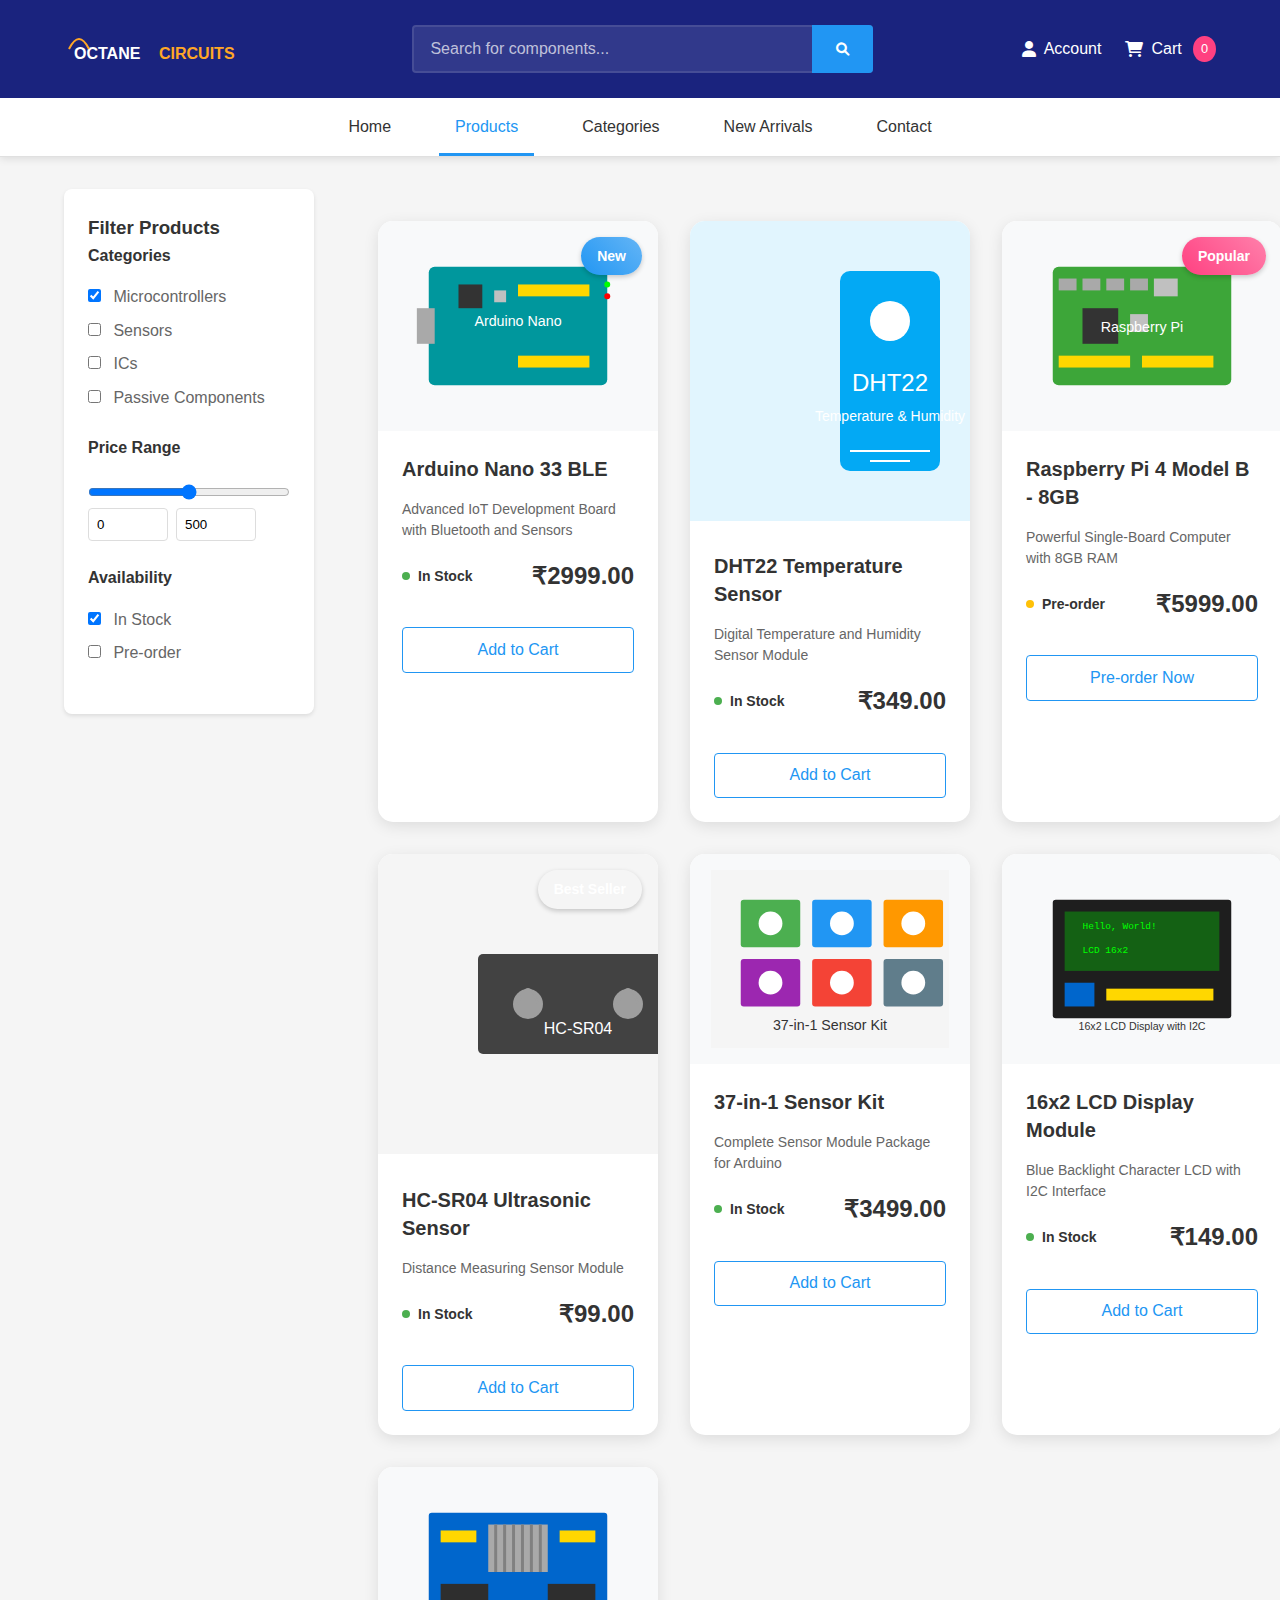
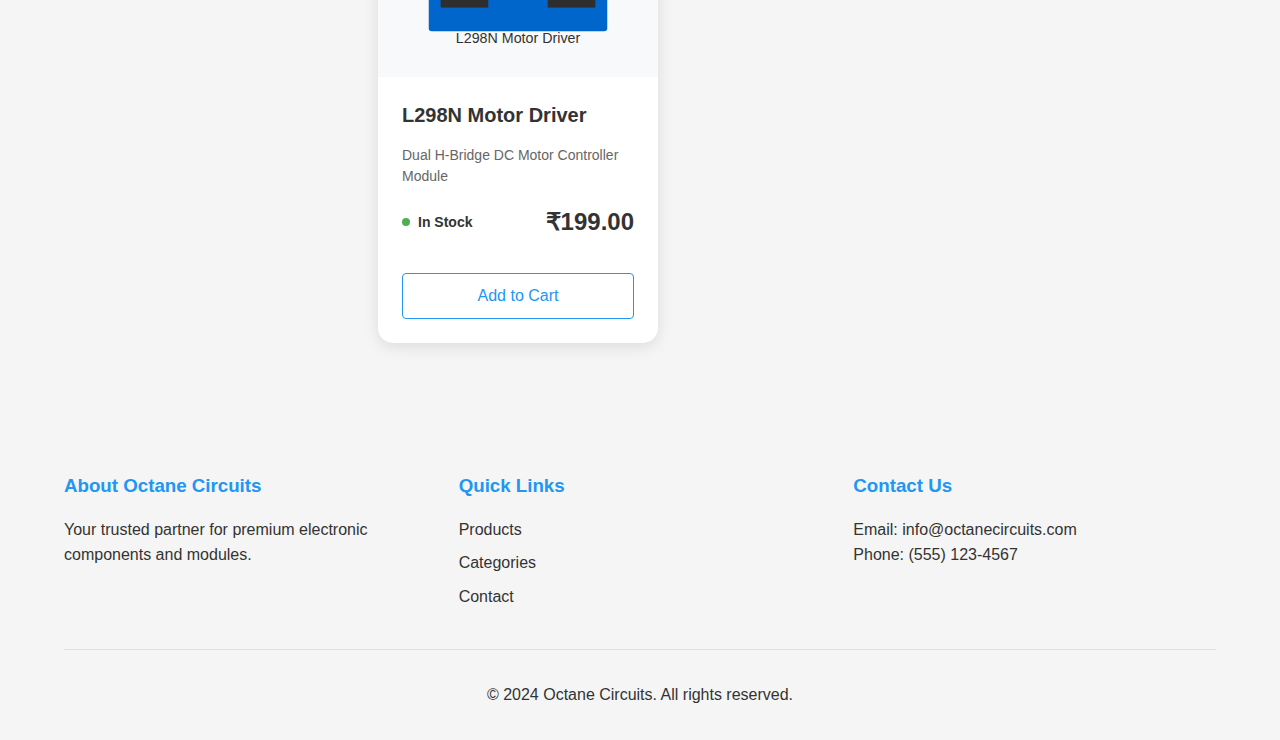
<file: products.html>
<!DOCTYPE html>
<html lang="en">
<head>
    <meta charset="UTF-8">
    <meta name="viewport" content="width=device-width, initial-scale=1.0">
    <title>Products - Octane Circuits</title>
    <link rel="icon" type="image/svg+xml" href="assets/favicon.svg">
    <link rel="stylesheet" href="style.css">
    <link rel="stylesheet" href="https://cdnjs.cloudflare.com/ajax/libs/font-awesome/6.0.0/css/all.min.css">
</head>
<body>
    <header>
        <div class="header-top">
            <div class="logo">
                <img src="assets/logo.svg" alt="Octane Circuits Logo" class="logo-img">
            </div>
            <div class="search-bar">
                <input type="text" placeholder="Search for components...">
                <button><i class="fas fa-search"></i></button>
            </div>
            <div class="header-actions">
                <a href="login.html" class="account"><i class="fas fa-user"></i> Account</a>
                <a href="cart.html" class="cart"><i class="fas fa-shopping-cart"></i> Cart <span class="cart-count">0</span></a>
            </div>
        </div>
        <nav>
            <a href="index.html">Home</a>
            <a href="products.html" class="active">Products</a>
            <a href="categories.html">Categories</a>
            <a href="#new-arrivals">New Arrivals</a>
            <a href="contact.html">Contact</a>
        </nav>
    </header>

    <div class="products-container">
        <aside class="filters">
            <h3>Filter Products</h3>
            <div class="filter-section">
                <h4>Categories</h4>
                <label><input type="checkbox" checked> Microcontrollers</label>
                <label><input type="checkbox"> Sensors</label>
                <label><input type="checkbox"> ICs</label>
                <label><input type="checkbox"> Passive Components</label>
            </div>
            <div class="filter-section">
                <h4>Price Range</h4>
                <input type="range" min="0" max="1000" value="500">
                <div class="price-inputs">
                    <input type="number" placeholder="Min" value="0">
                    <input type="number" placeholder="Max" value="500">
                </div>
            </div>
            <div class="filter-section">
                <h4>Availability</h4>
                <label><input type="checkbox" checked> In Stock</label>
                <label><input type="checkbox"> Pre-order</label>
            </div>
        </aside>

        <main class="products-grid">
            <div class="product-card" data-id="arduino-nano">
                <div class="product-badge new">New</div>
                <div class="product-image">
                    <img src="assets/products/arduino-nano.svg" alt="Arduino Nano 33 BLE">
                </div>
                <div class="product-info">
                    <h3>Arduino Nano 33 BLE</h3>
                    <p class="product-description">Advanced IoT Development Board with Bluetooth and Sensors</p>
                    <div class="product-meta">
                        <span class="stock in-stock">In Stock</span>
                        <span class="price">₹2999.00</span>
                    </div>
                    <button class="add-to-cart">Add to Cart</button>
                </div>
            </div>

            <div class="product-card" data-id="dht22">
                <img src="assets/products/dht22.svg" alt="DHT22 Temperature Sensor">
                <div class="product-info">
                    <h3>DHT22 Temperature Sensor</h3>
                    <p class="product-description">Digital Temperature and Humidity Sensor Module</p>
                    <div class="product-meta">
                        <span class="stock in-stock">In Stock</span>
                        <span class="price">₹349.00</span>
                    </div>
                    <button class="add-to-cart">Add to Cart</button>
                </div>
            </div>

            <div class="product-card" data-id="raspberry-pi">
                <div class="product-badge popular">Popular</div>
                <div class="product-image">
                    <img src="assets/products/raspberry-pi.svg" alt="Raspberry Pi 4 Model B">
                </div>
                <div class="product-info">
                    <h3>Raspberry Pi 4 Model B - 8GB</h3>
                    <p class="product-description">Powerful Single-Board Computer with 8GB RAM</p>
                    <div class="product-meta">
                        <span class="stock pre-order">Pre-order</span>
                        <span class="price">₹5999.00</span>
                    </div>
                    <button class="add-to-cart">Pre-order Now</button>
                </div>
            </div>

            <div class="product-card" data-id="esp32">
                <div class="product-badge best-seller">Best Seller</div>
                <div class="product-image">
                    <img src="assets/products/esp32.svg" alt="ESP32 Development Board">
                </div>
                <div class="product-info">
                    <h3>ESP32 DevKit V1</h3>
                    <p class="product-description">Dual-Core WiFi & Bluetooth Development Board</p>
                    <div class="product-meta">
                        <span class="stock in-stock">In Stock</span>
                        <span class="price">₹1299.00</span>
                    </div>
                    <button class="add-to-cart">Add to Cart</button>
                </div>
            </div>

            <div class="product-card" data-id="ultrasonic">
                <div class="product-badge">Best Seller</div>
                <img src="assets/products/ultrasonic.svg" alt="Ultrasonic Sensor">
                <div class="product-info">
                    <h3>HC-SR04 Ultrasonic Sensor</h3>
                    <p class="product-description">Distance Measuring Sensor Module</p>
                    <div class="product-meta">
                        <span class="stock in-stock">In Stock</span>
                        <span class="price">₹99.00</span>
                    </div>
                    <button class="add-to-cart">Add to Cart</button>
                </div>
            </div>

            <div class="product-card" data-id="sensors-kit">
                <div class="product-image">
                    <img src="assets/products/sensors-kit.svg" alt="37-in-1 Sensor Kit">
                </div>
                <div class="product-info">
                    <h3>37-in-1 Sensor Kit</h3>
                    <p class="product-description">Complete Sensor Module Package for Arduino</p>
                    <div class="product-meta">
                        <span class="stock in-stock">In Stock</span>
                        <span class="price">₹3499.00</span>
                    </div>
                    <button class="add-to-cart">Add to Cart</button>
                </div>
            </div>

            <div class="product-card" data-id="lcd-display">
                <div class="product-image">
                    <img src="assets/products/lcd.svg" alt="LCD Display">
                </div>
                <div class="product-info">
                    <h3>16x2 LCD Display Module</h3>
                    <p class="product-description">Blue Backlight Character LCD with I2C Interface</p>
                    <div class="product-meta">
                        <span class="stock in-stock">In Stock</span>
                        <span class="price">₹149.00</span>
                    </div>
                    <button class="add-to-cart">Add to Cart</button>
                </div>
            </div>

            <div class="product-card" data-id="resistor-kit">
                <img src="assets/products/resistor-kit.svg" alt="Resistor Kit">
                <div class="product-info">
                    <h3>Resistor Kit - 600pcs</h3>
                    <p class="product-description">1/4W Metal Film Resistors Assortment</p>
                    <div class="product-meta">
                        <span class="stock in-stock">In Stock</span>
                        <span class="price">₹249.00</span>
                    </div>
                    <button class="add-to-cart">Add to Cart</button>
                </div>
            </div>

            <div class="product-card" data-id="motor-driver">
                <div class="product-image">
                    <img src="assets/products/l298n.svg" alt="Motor Driver">
                </div>
                <div class="product-info">
                    <h3>L298N Motor Driver</h3>
                    <p class="product-description">Dual H-Bridge DC Motor Controller Module</p>
                    <div class="product-meta">
                        <span class="stock in-stock">In Stock</span>
                        <span class="price">₹199.00</span>
                    </div>
                    <button class="add-to-cart">Add to Cart</button>
                </div>
            </div>
        </main>
    </div>

    <footer>
        <div class="footer-content">
            <div class="footer-section">
                <h3>About Octane Circuits</h3>
                <p>Your trusted partner for premium electronic components and modules.</p>
            </div>
            <div class="footer-section">
                <h3>Quick Links</h3>
                <ul>
                    <li><a href="products.html">Products</a></li>
                    <li><a href="categories.html">Categories</a></li>
                    <li><a href="contact.html">Contact</a></li>
                </ul>
            </div>
            <div class="footer-section">
                <h3>Contact Us</h3>
                <p>Email: info@octanecircuits.com</p>
                <p>Phone: (555) 123-4567</p>
            </div>
        </div>
        <div class="footer-bottom">
            <p>&copy; 2024 Octane Circuits. All rights reserved.</p>
        </div>
    </footer>

    <script src="cart.js"></script>
    <script src="js/filters.js"></script>
    <script src="js/search.js"></script>
</body>
</html>
</file>
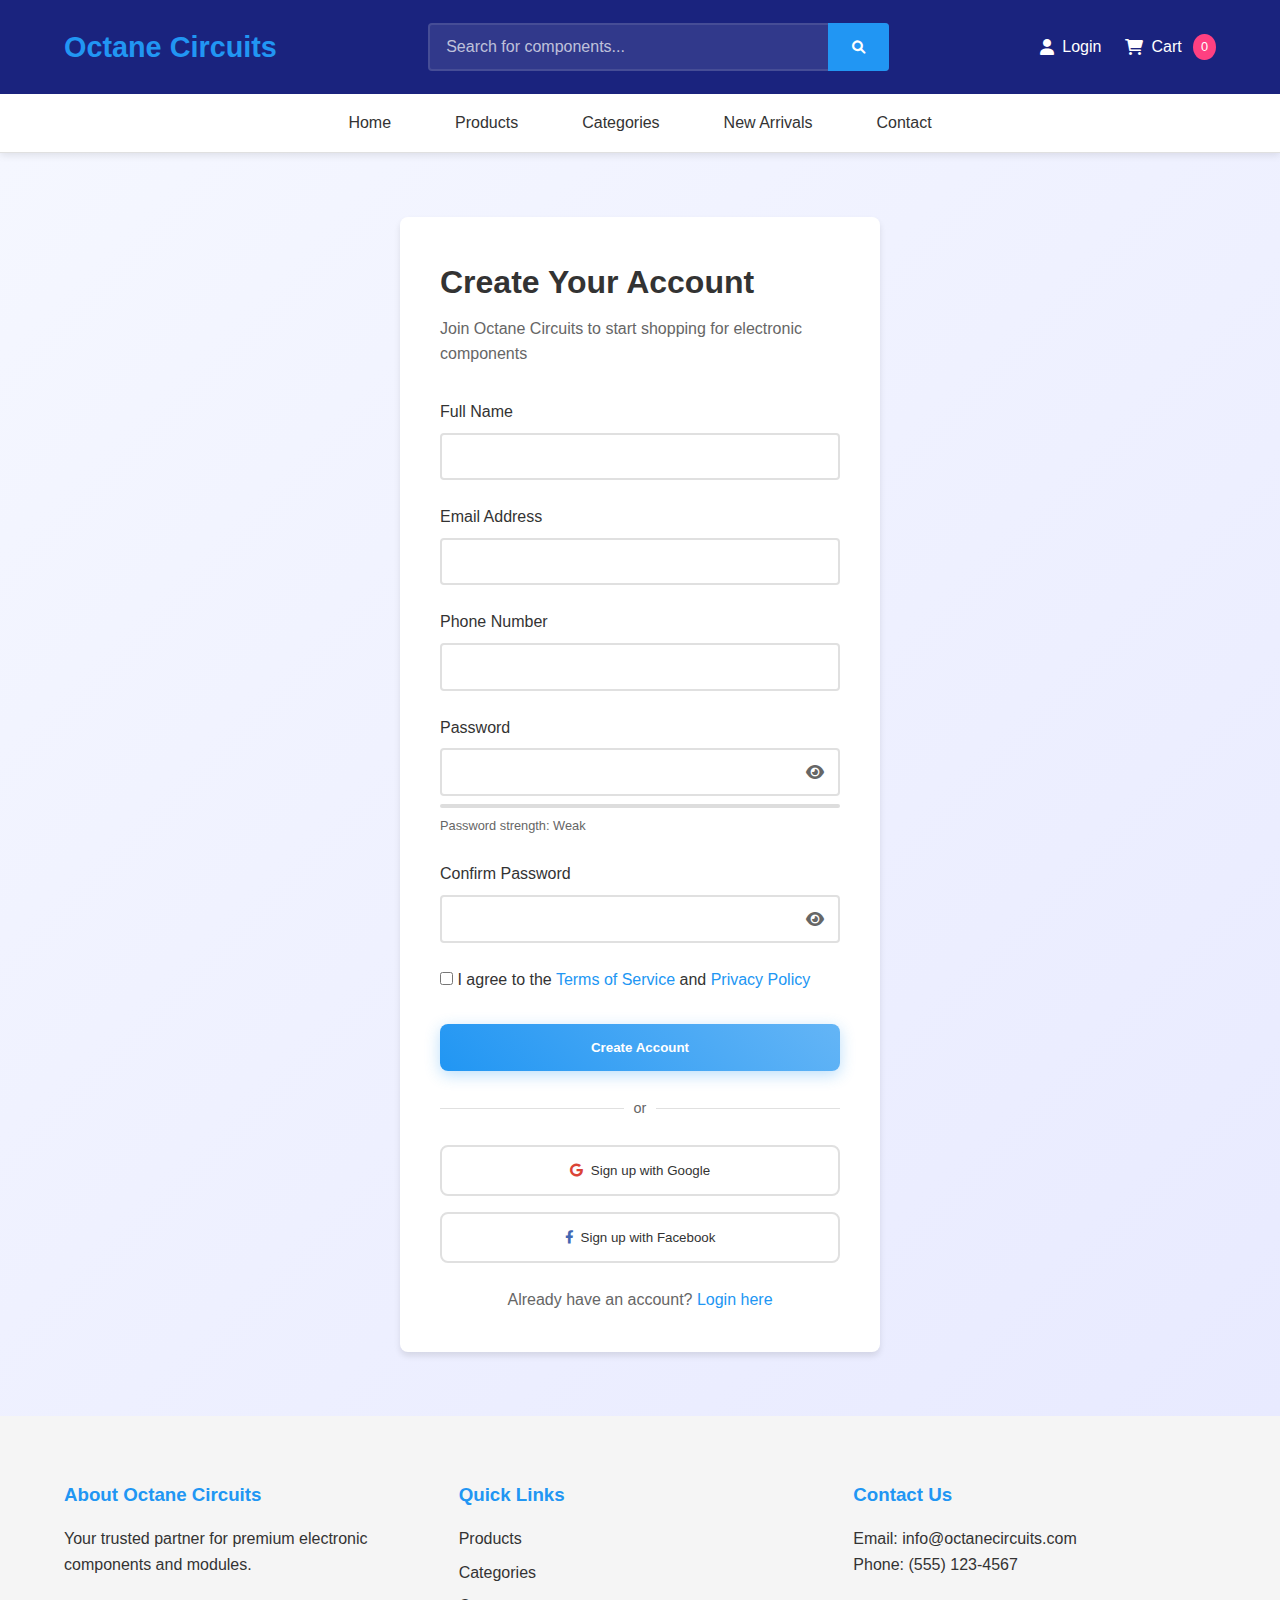
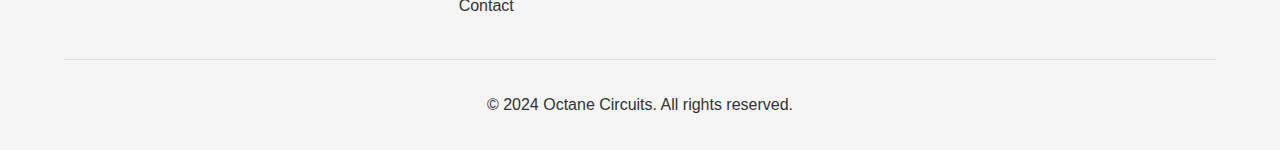
<file: signup.html>
<!DOCTYPE html>
<html lang="en">
<head>
    <meta charset="UTF-8">
    <meta name="viewport" content="width=device-width, initial-scale=1.0">
    <title>Create Account - Octane Circuits</title>
    <link rel="stylesheet" href="style.css">
    <link rel="stylesheet" href="https://cdnjs.cloudflare.com/ajax/libs/font-awesome/6.0.0/css/all.min.css">
</head>
<body>
    <header>
        <div class="header-top">
            <div class="logo">
                <h1>Octane Circuits</h1>
            </div>
            <div class="search-bar">
                <input type="text" placeholder="Search for components...">
                <button><i class="fas fa-search"></i></button>
            </div>
            <div class="header-actions">
                <a href="login.html" class="account"><i class="fas fa-user"></i> Login</a>
                <a href="#" class="cart"><i class="fas fa-shopping-cart"></i> Cart <span class="cart-count">0</span></a>
            </div>
        </div>
        <nav>
            <a href="index.html">Home</a>
            <a href="products.html">Products</a>
            <a href="#categories">Categories</a>
            <a href="#new-arrivals">New Arrivals</a>
            <a href="contact.html">Contact</a>
        </nav>
    </header>

    <div class="auth-container">
        <div class="auth-form">
            <h2>Create Your Account</h2>
            <p class="auth-subtitle">Join Octane Circuits to start shopping for electronic components</p>
            
            <form id="signupForm" action="#" method="POST">
                <div class="form-group">
                    <label for="fullname">Full Name</label>
                    <input type="text" id="fullname" name="fullname" required>
                </div>

                <div class="form-group">
                    <label for="email">Email Address</label>
                    <input type="email" id="email" name="email" required>
                </div>

                <div class="form-group">
                    <label for="phone">Phone Number</label>
                    <input type="tel" id="phone" name="phone" required>
                </div>

                <div class="form-group">
                    <label for="password">Password</label>
                    <div class="password-input">
                        <input type="password" id="password" name="password" required>
                        <i class="fas fa-eye toggle-password"></i>
                    </div>
                    <div class="password-strength">
                        <div class="strength-bar"></div>
                        <span class="strength-text">Password strength: Weak</span>
                    </div>
                </div>

                <div class="form-group">
                    <label for="confirm-password">Confirm Password</label>
                    <div class="password-input">
                        <input type="password" id="confirm-password" name="confirm-password" required>
                        <i class="fas fa-eye toggle-password"></i>
                    </div>
                </div>

                <div class="form-group checkbox-group">
                    <label>
                        <input type="checkbox" name="terms" required>
                        I agree to the <a href="#">Terms of Service</a> and <a href="#">Privacy Policy</a>
                    </label>
                </div>

                <button type="submit" class="btn primary full-width">Create Account</button>
            </form>

            <div class="auth-separator">
                <span>or</span>
            </div>

            <div class="social-auth">
                <button class="btn google">
                    <i class="fab fa-google"></i> Sign up with Google
                </button>
                <button class="btn facebook">
                    <i class="fab fa-facebook-f"></i> Sign up with Facebook
                </button>
            </div>

            <p class="auth-switch">
                Already have an account? <a href="login.html">Login here</a>
            </p>
        </div>
    </div>

    <footer>
        <div class="footer-content">
            <div class="footer-section">
                <h3>About Octane Circuits</h3>
                <p>Your trusted partner for premium electronic components and modules.</p>
            </div>
            <div class="footer-section">
                <h3>Quick Links</h3>
                <ul>
                    <li><a href="products.html">Products</a></li>
                    <li><a href="#categories">Categories</a></li>
                    <li><a href="contact.html">Contact</a></li>
                </ul>
            </div>
            <div class="footer-section">
                <h3>Contact Us</h3>
                <p>Email: info@octanecircuits.com</p>
                <p>Phone: (555) 123-4567</p>
            </div>
        </div>
        <div class="footer-bottom">
            <p>&copy; 2024 Octane Circuits. All rights reserved.</p>
        </div>
    </footer>

    <script src="js/auth.js"></script>
</body>
</html>
</file>
<file: style.css>
/* Reset and base styles */
* {
    margin: 0;
    padding: 0;
    box-sizing: border-box;
}

:root {
    --primary-color: #2196F3;
    --secondary-color: #1a237e;
    --accent-color: #FF4081;
    --text-color: #333;
    --light-gray: #f5f5f5;
    --border-color: #e0e0e0;
    --success-color: #4CAF50;
    --warning-color: #FFC107;
    --error-color: #f44336;
    --info-color: #2196f3;
}

body {
    font-family: 'Segoe UI', Tahoma, Geneva, Verdana, sans-serif;
    line-height: 1.6;
    color: var(--text-color);
    background-color: var(--light-gray);
}

/* Header styles */
header {
    background: #fff;
    box-shadow: 0 2px 8px rgba(0,0,0,0.1);
    position: sticky;
    top: 0;
    z-index: 1000;
}

.header-top {
    display: flex;
    justify-content: space-between;
    align-items: center;
    padding: 1rem 5%;
    max-width: 1400px;
    margin: 0 auto;
    background: var(--secondary-color);
    color: white;
}

.logo {
    display: flex;
    align-items: center;
    padding: 0.5rem 0;
}

.logo-img {
    height: 50px;
    width: auto;
    transition: transform 0.3s ease;
}

.logo-img:hover {
    transform: scale(1.05);
}

.logo h1 {
    color: var(--primary-color);
    font-size: 1.8rem;
    font-weight: 700;
}

.search-bar {
    display: flex;
    flex: 0 1 40%;
    max-width: 600px;
    position: relative;
}

.search-bar input {
    width: 100%;
    padding: 0.8rem 1rem;
    border: 2px solid rgba(255,255,255,0.1);
    border-radius: 4px;
    font-size: 1rem;
    background: rgba(255,255,255,0.1);
    color: white;
    transition: all 0.3s ease;
}

.search-bar input::placeholder {
    color: rgba(255,255,255,0.7);
}

.search-bar input:focus {
    background: white;
    color: #333;
    outline: none;
}

.search-bar button {
    position: absolute;
    right: 0;
    top: 0;
    height: 100%;
    padding: 0 1.5rem;
    background: var(--primary-color);
    color: white;
    border: none;
    border-radius: 0 4px 4px 0;
    cursor: pointer;
    transition: background 0.3s ease;
}

.search-bar button:hover {
    background: var(--accent-color);
}

.header-actions {
    display: flex;
    gap: 1.5rem;
}

.header-actions a {
    color: white;
    text-decoration: none;
    display: flex;
    align-items: center;
    gap: 0.5rem;
    font-weight: 500;
    transition: color 0.3s ease;
}

.header-actions a:hover {
    color: var(--primary-color);
}

nav {
    background: white;
    padding: 0 5%;
    display: flex;
    justify-content: center;
    gap: 2rem;
    border-bottom: 1px solid var(--border-color);
}

nav a {
    color: var(--text-color);
    text-decoration: none;
    font-weight: 500;
    padding: 1rem;
    position: relative;
    transition: color 0.3s ease;
}

nav a::after {
    content: '';
    position: absolute;
    bottom: 0;
    left: 0;
    width: 100%;
    height: 3px;
    background: var(--primary-color);
    transform: scaleX(0);
    transition: transform 0.3s ease;
}

nav a:hover::after,
nav a.active::after {
    transform: scaleX(1);
}

nav a.active {
    color: var(--primary-color);
}

/* Hero section */
.hero {
    position: relative;
    background-color: #f5f5f5;
    padding: 4rem 2rem;
    text-align: center;
    overflow: hidden;
}

.hero::before {
    content: '';
    position: absolute;
    top: 0;
    left: 0;
    right: 0;
    bottom: 0;
    background-image: url('assets/patterns/circuit-pattern.svg');
    background-repeat: repeat;
    background-size: 100px 100px;
    opacity: 0.1;
    z-index: 0;
    animation: circuitFlow 20s linear infinite;
}

@keyframes circuitFlow {
    from {
        background-position: 0 0;
    }
    to {
        background-position: 100px 100px;
    }
}

.hero * {
    position: relative;
    z-index: 1;
}

.hero-content {
    position: relative;
    z-index: 2;
    flex: 0 1 50%;
    padding-right: 2rem;
}

.hero-content h2 {
    font-size: 3.5rem;
    margin-bottom: 1.5rem;
    color: var(--text-color);
    line-height: 1.2;
}

.hero-content p {
    font-size: 1.2rem;
    margin-bottom: 2rem;
    color: #555;
    line-height: 1.6;
}

.hero-buttons {
    display: flex;
    gap: 1rem;
}

.btn {
    display: inline-block;
    padding: 1rem 2rem;
    border-radius: 8px;
    text-decoration: none;
    font-weight: 600;
    transition: all 0.3s ease;
    text-align: center;
    border: none;
    cursor: pointer;
}

.btn.primary {
    background: linear-gradient(45deg, var(--primary-color), #64B5F6);
    color: white;
    box-shadow: 0 4px 15px rgba(33, 150, 243, 0.3);
}

.btn.primary:hover {
    transform: translateY(-2px);
    box-shadow: 0 6px 20px rgba(33, 150, 243, 0.4);
}

.btn.secondary {
    background: white;
    color: var(--primary-color);
    border: 2px solid var(--primary-color);
    box-shadow: 0 4px 15px rgba(0, 0, 0, 0.1);
}

.btn.secondary:hover {
    background: var(--primary-color);
    color: white;
    transform: translateY(-2px);
    box-shadow: 0 6px 20px rgba(0, 0, 0, 0.15);
}

.hero-image {
    position: relative;
    z-index: 2;
    flex: 0 1 50%;
    display: flex;
    justify-content: center;
    animation: float 6s ease-in-out infinite;
}

@keyframes float {
    0%, 100% {
        transform: translateY(0);
    }
    50% {
        transform: translateY(-20px);
    }
}

.hero-image img {
    max-width: 100%;
    height: auto;
}

/* Featured Categories */
.featured-categories {
    padding: 4rem 5%;
    background: white;
}

.featured-categories h2 {
    text-align: center;
    margin-bottom: 3rem;
    color: var(--text-color);
}

.category-grid {
    display: grid;
    grid-template-columns: repeat(auto-fit, minmax(250px, 1fr));
    gap: 2rem;
    max-width: 1400px;
    margin: 0 auto;
}

.category-card {
    background: white;
    border-radius: 15px;
    overflow: hidden;
    box-shadow: 0 4px 15px rgba(0,0,0,0.1);
    transition: all 0.3s ease;
    position: relative;
}

.category-card:hover {
    transform: translateY(-8px);
    box-shadow: 0 8px 25px rgba(0,0,0,0.15);
}

.category-card img {
    width: 100%;
    height: 200px;
    object-fit: cover;
    transition: all 0.5s ease;
}

.category-card:hover img {
    transform: scale(1.05);
}

.category-card h3 {
    padding: 1.2rem 1.5rem 0.8rem;
    color: var(--text-color);
    font-size: 1.4rem;
    margin: 0;
}

.category-description {
    padding: 0 1.5rem;
    color: #666;
    font-size: 0.95rem;
    line-height: 1.5;
    margin-bottom: 1rem;
}

.category-link {
    display: block;
    padding: 1rem 1.5rem;
    text-align: right;
    color: var(--primary-color);
    text-decoration: none;
    font-weight: 500;
    position: relative;
    transition: all 0.3s ease;
}

.category-link:hover {
    color: var(--accent-color);
    padding-right: 2rem;
}

.category-link::after {
    content: '→';
    position: absolute;
    right: 1.5rem;
    opacity: 0;
    transition: all 0.3s ease;
}

.category-link:hover::after {
    opacity: 1;
    right: 1rem;
}

/* Footer */
footer {
    background: var(--light-gray);
    padding: 4rem 5% 2rem;
}

.footer-content {
    display: grid;
    grid-template-columns: repeat(auto-fit, minmax(250px, 1fr));
    gap: 2rem;
    max-width: 1400px;
    margin: 0 auto;
}

.footer-section h3 {
    color: var(--primary-color);
    margin-bottom: 1rem;
}

.footer-section ul {
    list-style: none;
}

.footer-section ul li {
    margin-bottom: 0.5rem;
}

.footer-section a {
    color: var(--text-color);
    text-decoration: none;
}

.footer-bottom {
    text-align: center;
    margin-top: 2rem;
    padding-top: 2rem;
    border-top: 1px solid var(--border-color);
}

/* Responsive Design */
@media (max-width: 768px) {
    .header-top {
        flex-direction: column;
        gap: 1rem;
    }

    .search-bar {
        width: 100%;
        max-width: none;
    }

    nav {
        overflow-x: auto;
        justify-content: flex-start;
    }

    .hero {
        flex-direction: column;
        text-align: center;
        padding: 3rem 5%;
    }

    .hero-content {
        padding-right: 0;
        margin-bottom: 2rem;
    }

    .hero-content h2 {
        font-size: 2.5rem;
    }

    .hero-buttons {
        justify-content: center;
    }

    .promo-content {
        flex-direction: column;
        text-align: center;
    }

    .promo-text {
        margin-bottom: 2rem;
    }

    .icon-grid {
        grid-template-columns: repeat(auto-fit, minmax(80px, 1fr));
        gap: 1rem;
        padding: 1rem;
    }

    .icon-circle {
        width: 50px;
        height: 50px;
    }

    .icon-circle i {
        font-size: 20px;
    }
}

/* Cart badge */
.cart-count {
    background: var(--accent-color);
    color: white;
    padding: 0.2rem 0.5rem;
    border-radius: 50%;
    font-size: 0.8rem;
    margin-left: 0.2rem;
}

/* Products Page Styles */
.products-container {
    display: flex;
    gap: 2rem;
    padding: 2rem 5%;
    max-width: 1400px;
    margin: 0 auto;
}

.filters {
    flex: 0 0 250px;
    background: white;
    padding: 1.5rem;
    border-radius: 8px;
    box-shadow: 0 2px 4px rgba(0,0,0,0.1);
    height: fit-content;
}

.filter-section {
    margin-bottom: 1.5rem;
}

.filter-section h4 {
    margin-bottom: 1rem;
    color: var(--text-color);
}

.filter-section label {
    display: block;
    margin-bottom: 0.5rem;
    color: #666;
    cursor: pointer;
}

.filter-section input[type="checkbox"] {
    margin-right: 0.5rem;
}

.filter-section input[type="range"] {
    width: 100%;
    margin: 0.5rem 0;
}

.price-inputs {
    display: flex;
    gap: 0.5rem;
}

.price-inputs input {
    width: 50%;
    padding: 0.5rem;
    border: 1px solid var(--border-color);
    border-radius: 4px;
}

.products-grid {
    display: grid;
    grid-template-columns: repeat(auto-fill, minmax(280px, 1fr));
    gap: 2rem;
    padding: 2rem;
    max-width: 1400px;
    margin: 0 auto;
}

.product-card {
    background: white;
    border-radius: 15px;
    box-shadow: 0 4px 15px rgba(0,0,0,0.1);
    transition: all 0.3s ease;
    overflow: hidden;
    position: relative;
}

.product-card:hover {
    transform: translateY(-8px);
    box-shadow: 0 12px 30px rgba(0,0,0,0.15);
}

.product-image {
    position: relative;
    padding-top: 75%;
    background: #f8f9fa;
    overflow: hidden;
}

.product-image img {
    position: absolute;
    top: 0;
    left: 0;
    width: 100%;
    height: 100%;
    object-fit: contain;
    padding: 1rem;
    transition: transform 0.5s ease;
}

.product-card:hover .product-image img {
    transform: scale(1.08);
}

.product-badge {
    position: absolute;
    top: 1rem;
    right: 1rem;
    padding: 0.5rem 1rem;
    border-radius: 20px;
    font-size: 0.875rem;
    font-weight: 600;
    z-index: 1;
    color: white;
    box-shadow: 0 2px 5px rgba(0,0,0,0.2);
}

.product-badge.new {
    background: linear-gradient(45deg, var(--primary-color), #64B5F6);
}

.product-badge.popular {
    background: linear-gradient(45deg, var(--accent-color), #FF80AB);
}

.product-badge.best-seller {
    background: linear-gradient(45deg, var(--success-color), #81C784);
}

.product-info {
    padding: 1.5rem;
    display: flex;
    flex-direction: column;
    gap: 1rem;
    flex-grow: 1;
}

.product-info h3 {
    margin: 0;
    font-size: 1.25rem;
    color: var(--text-color);
    line-height: 1.4;
}

.product-description {
    color: #666;
    font-size: 0.875rem;
    line-height: 1.5;
    margin: 0;
}

.product-meta {
    display: flex;
    justify-content: space-between;
    align-items: center;
    margin-top: auto;
}

.stock {
    font-size: 0.875rem;
    font-weight: 600;
    display: flex;
    align-items: center;
    gap: 0.5rem;
}

.stock::before {
    content: '';
    display: inline-block;
    width: 8px;
    height: 8px;
    border-radius: 50%;
}

.in-stock::before {
    background: var(--success-color);
}

.pre-order::before {
    background: var(--warning-color);
}

.price {
    font-size: 1.5rem;
    font-weight: 700;
    color: var(--text-color);
}

.add-to-cart {
    width: 100%;
    padding: 1rem;
    background: var(--primary-color);
    color: white;
    border: none;
    border-radius: 8px;
    font-weight: 600;
    font-size: 1rem;
    cursor: pointer;
    transition: all 0.3s ease;
    margin-top: 1rem;
}

.add-to-cart:hover {
    background: var(--accent-color);
    transform: translateY(-2px);
}

/* Responsive adjustments */
@media (max-width: 768px) {
    .products-grid {
        grid-template-columns: repeat(auto-fill, minmax(240px, 1fr));
        gap: 1rem;
        padding: 1rem;
    }

    .product-card img {
        height: 180px;
    }

    .product-info {
        padding: 1rem;
    }
}

/* Contact Page Styles */
.contact-container {
    display: flex;
    gap: 4rem;
    padding: 4rem 5%;
    max-width: 1400px;
    margin: 0 auto;
}

.contact-info {
    flex: 1;
}

.contact-info h2 {
    color: var(--primary-color);
    margin-bottom: 1rem;
}

.contact-info > p {
    color: #666;
    font-size: 1.1rem;
    margin-bottom: 2rem;
}

.contact-methods {
    display: flex;
    flex-direction: column;
    gap: 2rem;
}

.contact-method {
    display: flex;
    align-items: flex-start;
    gap: 1rem;
}

.contact-method i {
    font-size: 1.5rem;
    color: var(--primary-color);
    background: var(--light-gray);
    padding: 1rem;
    border-radius: 50%;
}

.contact-method h3 {
    margin-bottom: 0.5rem;
    color: var(--text-color);
}

.text-muted {
    color: #666;
    font-size: 0.9rem;
}

.contact-form {
    flex: 1;
    background: white;
    padding: 2rem;
    border-radius: 8px;
    box-shadow: 0 2px 4px rgba(0,0,0,0.1);
}

.contact-form h2 {
    color: var(--text-color);
    margin-bottom: 2rem;
}

.form-group {
    margin-bottom: 1.5rem;
}

.form-group label {
    display: block;
    margin-bottom: 0.5rem;
    color: var(--text-color);
    font-weight: 500;
}

.form-group input,
.form-group select,
.form-group textarea {
    width: 100%;
    padding: 0.8rem;
    border: 2px solid var(--border-color);
    border-radius: 4px;
    font-size: 1rem;
    transition: border-color 0.3s ease;
}

.form-group input:focus,
.form-group select:focus,
.form-group textarea:focus {
    outline: none;
    border-color: var(--primary-color);
}

.form-group textarea {
    resize: vertical;
    min-height: 120px;
}

/* Responsive Contact Page */
@media (max-width: 768px) {
    .contact-container {
        flex-direction: column;
        padding: 2rem 5%;
        gap: 2rem;
    }

    .contact-info,
    .contact-form {
        flex: none;
        width: 100%;
    }
}

/* Authentication Pages Styles */
.auth-container {
    display: flex;
    justify-content: center;
    align-items: center;
    padding: 4rem 1rem;
    background: linear-gradient(135deg, #f5f7ff 0%, #e8eaff 100%);
    min-height: calc(100vh - 300px);
}

.auth-form {
    background: white;
    padding: 2.5rem;
    border-radius: 8px;
    box-shadow: 0 4px 6px rgba(0,0,0,0.1);
    width: 100%;
    max-width: 480px;
}

.auth-form h2 {
    color: var(--text-color);
    margin-bottom: 0.5rem;
    font-size: 2rem;
}

.auth-subtitle {
    color: #666;
    margin-bottom: 2rem;
}

.auth-form .form-group {
    margin-bottom: 1.5rem;
}

.password-input {
    position: relative;
}

.toggle-password {
    position: absolute;
    right: 1rem;
    top: 50%;
    transform: translateY(-50%);
    color: #666;
    cursor: pointer;
}

.password-strength {
    margin-top: 0.5rem;
}

.strength-bar {
    height: 4px;
    background: #ddd;
    border-radius: 2px;
    margin-bottom: 0.25rem;
}

.strength-text {
    font-size: 0.8rem;
    color: #666;
}

.forgot-password {
    text-align: right;
    margin-top: 0.5rem;
}

.forgot-password a {
    color: var(--primary-color);
    text-decoration: none;
    font-size: 0.9rem;
}

.checkbox-group {
    display: flex;
    align-items: center;
    gap: 0.5rem;
}

.checkbox-group input[type="checkbox"] {
    width: auto;
    margin: 0;
}

.checkbox-group a {
    color: var(--primary-color);
    text-decoration: none;
}

.full-width {
    width: 100%;
}

.auth-separator {
    position: relative;
    text-align: center;
    margin: 1.5rem 0;
}

.auth-separator::before,
.auth-separator::after {
    content: '';
    position: absolute;
    top: 50%;
    width: calc(50% - 1rem);
    height: 1px;
    background: var(--border-color);
}

.auth-separator::before {
    left: 0;
}

.auth-separator::after {
    right: 0;
}

.auth-separator span {
    background: white;
    padding: 0 1rem;
    color: #666;
    font-size: 0.9rem;
}

.social-auth {
    display: flex;
    flex-direction: column;
    gap: 1rem;
    margin-bottom: 1.5rem;
}

.btn.google,
.btn.facebook {
    width: 100%;
    display: flex;
    align-items: center;
    justify-content: center;
    gap: 0.5rem;
    background: white;
    border: 2px solid var(--border-color);
    color: var(--text-color);
    font-weight: 500;
}

.btn.google:hover,
.btn.facebook:hover {
    background: var(--light-gray);
}

.btn.google i {
    color: #DB4437;
}

.btn.facebook i {
    color: #4267B2;
}

.auth-switch {
    text-align: center;
    margin-top: 1.5rem;
    color: #666;
}

.auth-switch a {
    color: var(--primary-color);
    text-decoration: none;
    font-weight: 500;
}

/* Responsive Auth Pages */
@media (max-width: 480px) {
    .auth-form {
        padding: 1.5rem;
    }

    .auth-form h2 {
        font-size: 1.5rem;
    }

    .social-auth {
        flex-direction: column;
    }
}

/* Cart Page Styles */
.cart-container {
    max-width: 1200px;
    margin: 2rem auto;
    padding: 0 1rem;
}

.cart-container h1 {
    margin-bottom: 2rem;
    color: var(--text-color);
}

.cart-content {
    display: grid;
    grid-template-columns: 2fr 1fr;
    gap: 2rem;
}

.cart-items {
    background: white;
    border-radius: 8px;
    box-shadow: 0 2px 4px rgba(0,0,0,0.1);
    padding: 2rem;
}

.empty-cart-message {
    text-align: center;
    padding: 3rem 0;
}

.empty-cart-message i {
    font-size: 3rem;
    color: #ddd;
    margin-bottom: 1rem;
}

.empty-cart-message p {
    color: #666;
    margin-bottom: 1.5rem;
}

.cart-item {
    display: grid;
    grid-template-columns: 100px 1fr auto;
    gap: 1rem;
    padding: 1rem;
    border-bottom: 1px solid #eee;
    align-items: center;
}

.cart-item:last-child {
    border-bottom: none;
}

.cart-item img {
    width: 100px;
    height: 100px;
    object-fit: cover;
    border-radius: 4px;
}

.cart-item-details h3 {
    margin: 0 0 0.5rem 0;
    color: var(--text-color);
}

.cart-item-price {
    color: var(--primary-color);
    font-weight: 600;
}

.cart-item-quantity {
    display: flex;
    align-items: center;
    gap: 0.5rem;
}

.quantity-btn {
    background: #f5f5f5;
    border: none;
    width: 30px;
    height: 30px;
    border-radius: 4px;
    cursor: pointer;
    display: flex;
    align-items: center;
    justify-content: center;
}

.quantity-btn:hover {
    background: #e0e0e0;
}

.remove-item {
    color: #ff6b6b;
    background: none;
    border: none;
    cursor: pointer;
    padding: 0.5rem;
}

.cart-summary {
    background: white;
    border-radius: 8px;
    box-shadow: 0 2px 4px rgba(0,0,0,0.1);
    padding: 2rem;
    height: fit-content;
}

.cart-summary h2 {
    margin-bottom: 1.5rem;
    color: var(--text-color);
}

.summary-item {
    display: flex;
    justify-content: space-between;
    margin-bottom: 1rem;
    color: #666;
}

.summary-item.total {
    border-top: 1px solid #eee;
    padding-top: 1rem;
    margin-top: 1rem;
    font-weight: 600;
    color: var(--text-color);
}

.checkout-btn {
    width: 100%;
    margin-top: 1.5rem;
}

.checkout-btn:disabled {
    background: #ccc;
    cursor: not-allowed;
}

@media (max-width: 768px) {
    .cart-content {
        grid-template-columns: 1fr;
    }

    .cart-item {
        grid-template-columns: 80px 1fr;
    }

    .cart-item img {
        width: 80px;
        height: 80px;
    }
}

/* Success Message */
.success-message {
    position: fixed;
    bottom: 20px;
    right: 20px;
    background: #2ecc71;
    color: white;
    padding: 1rem 2rem;
    border-radius: 4px;
    display: flex;
    align-items: center;
    gap: 0.5rem;
    animation: slideIn 0.3s ease, fadeOut 0.3s ease 1.7s;
}

.success-message i {
    font-size: 1.2rem;
}

@keyframes slideIn {
    from {
        transform: translateX(100%);
        opacity: 0;
    }
    to {
        transform: translateX(0);
        opacity: 1;
    }
}

@keyframes fadeOut {
    from {
        opacity: 1;
    }
    to {
        opacity: 0;
    }
}

/* Category Icons */
.category-icons {
    padding: 2rem 5%;
    background: white;
    border-bottom: 1px solid var(--border-color);
}

.icon-grid {
    display: grid;
    grid-template-columns: repeat(auto-fit, minmax(100px, 1fr));
    gap: 1.5rem;
    max-width: 1200px;
    margin: 0 auto;
    padding: 2rem;
}

.icon-item {
    display: flex;
    flex-direction: column;
    align-items: center;
    text-decoration: none;
    color: var(--text-color);
    padding: 1.5rem;
    transition: all 0.3s ease;
    border-radius: 12px;
    background: white;
    box-shadow: 0 4px 6px rgba(0,0,0,0.1);
}

.icon-item:hover {
    transform: translateY(-5px);
    box-shadow: 0 8px 15px rgba(0,0,0,0.15);
}

.icon-circle {
    width: 60px;
    height: 60px;
    background: var(--primary-color);
    border-radius: 50%;
    display: flex;
    align-items: center;
    justify-content: center;
    margin-bottom: 1rem;
    transition: all 0.3s ease;
}

.icon-item:hover .icon-circle {
    transform: scale(1.1);
    background: var(--accent-color);
}

.icon-circle i {
    font-size: 24px;
    color: white;
}

.icon-item span {
    font-size: 0.9rem;
    font-weight: 600;
    text-align: center;
    margin-top: 0.5rem;
}

/* Promotional Banner */
.promo-banner {
    background: linear-gradient(135deg, #1976D2 0%, #2196F3 100%);
    padding: 4rem 5%;
    color: white;
    position: relative;
    overflow: hidden;
}

.promo-content {
    display: flex;
    align-items: center;
    justify-content: space-between;
    max-width: 1400px;
    margin: 0 auto;
    position: relative;
    z-index: 2;
}

.promo-text {
    flex: 0 1 50%;
}

.promo-text h1 {
    font-size: 3rem;
    margin: 1rem 0;
    background: linear-gradient(45deg, #FFF, #E3F2FD);
    -webkit-background-clip: text;
    -webkit-text-fill-color: transparent;
}

.promo-image {
    flex: 0 1 40%;
    animation: float 6s ease-in-out infinite;
}

.promo-image img {
    max-width: 100%;
    height: auto;
    filter: drop-shadow(0 10px 20px rgba(0,0,0,0.2));
}

/* Loading Animation */
@keyframes shimmer {
    0% {
        background-position: -200% 0;
    }
    100% {
        background-position: 200% 0;
    }
}

.loading {
    background: linear-gradient(90deg, #f0f0f0 25%, #e0e0e0 50%, #f0f0f0 75%);
    background-size: 200% 100%;
    animation: shimmer 1.5s infinite;
}

/* Sensors Page Styles */
.sensors-page {
    display: flex;
    gap: 2rem;
    padding: 2rem 5%;
    max-width: 1400px;
    margin: 0 auto;
    background: #f1f3f6;
}

.filters-sidebar {
    flex: 0 0 280px;
    background: white;
    padding: 1.5rem;
    border-radius: 8px;
    box-shadow: 0 2px 4px rgba(0,0,0,0.1);
    height: fit-content;
}

.filters-sidebar h3 {
    font-size: 1.1rem;
    color: #212121;
    margin-bottom: 1rem;
    padding-bottom: 0.5rem;
    border-bottom: 1px solid #f0f0f0;
}

.filter-list {
    list-style: none;
    margin-bottom: 1.5rem;
}

.filter-list li {
    margin-bottom: 0.8rem;
}

.filter-list label {
    display: flex;
    align-items: center;
    gap: 0.5rem;
    color: #666;
    cursor: pointer;
}

.filter-list input[type="checkbox"] {
    width: 16px;
    height: 16px;
    accent-color: var(--primary-color);
}

.price-slider {
    padding: 0 0.5rem;
}

.price-slider input[type="range"] {
    width: 100%;
    margin: 1rem 0;
}

.price-inputs {
    display: flex;
    align-items: center;
    gap: 0.5rem;
}

.price-inputs input {
    width: 80px;
    padding: 0.5rem;
    border: 1px solid #ddd;
    border-radius: 4px;
}

.sensors-list {
    flex: 1;
}

.sensors-header {
    display: flex;
    justify-content: space-between;
    align-items: center;
    margin-bottom: 1.5rem;
    background: white;
    padding: 1rem;
    border-radius: 8px;
    box-shadow: 0 2px 4px rgba(0,0,0,0.1);
}

.sensors-header h1 {
    font-size: 1.5rem;
    color: #212121;
}

.sort-options {
    display: flex;
    align-items: center;
    gap: 1rem;
}

.sort-options span {
    color: #666;
}

.sort-options select {
    padding: 0.5rem;
    border: 1px solid #ddd;
    border-radius: 4px;
    color: #212121;
    cursor: pointer;
}

.sensor-items {
    display: flex;
    flex-direction: column;
    gap: 1rem;
}

.sensor-item {
    display: flex;
    gap: 2rem;
    background: white;
    padding: 1.5rem;
    border-radius: 8px;
    box-shadow: 0 2px 4px rgba(0,0,0,0.1);
    transition: transform 0.3s ease, box-shadow 0.3s ease;
}

.sensor-item:hover {
    transform: translateY(-2px);
    box-shadow: 0 4px 8px rgba(0,0,0,0.15);
}

.sensor-image {
    flex: 0 0 200px;
    position: relative;
}

.sensor-image img {
    width: 100%;
    height: 200px;
    object-fit: contain;
    border-radius: 4px;
}

.quick-view {
    position: absolute;
    top: 10px;
    right: 10px;
    background: rgba(255,255,255,0.9);
    border: none;
    width: 35px;
    height: 35px;
    border-radius: 50%;
    display: flex;
    align-items: center;
    justify-content: center;
    cursor: pointer;
    opacity: 0;
    transition: opacity 0.3s ease;
}

.sensor-item:hover .quick-view {
    opacity: 1;
}

.sensor-details {
    flex: 1;
    display: flex;
    flex-direction: column;
    gap: 1rem;
}

.sensor-details h2 {
    font-size: 1.25rem;
    color: #212121;
    margin: 0;
}

.sensor-specs {
    display: flex;
    gap: 1.5rem;
}

.sensor-specs span {
    display: flex;
    align-items: center;
    gap: 0.5rem;
    color: #666;
    font-size: 0.9rem;
}

.sensor-specs i {
    color: var(--primary-color);
}

.sensor-price {
    margin-top: auto;
    display: flex;
    justify-content: space-between;
    align-items: center;
}

.price-info {
    display: flex;
    align-items: baseline;
    gap: 1rem;
}

.current-price {
    font-size: 1.5rem;
    font-weight: 600;
    color: #212121;
}

.original-price {
    color: #666;
    text-decoration: line-through;
}

.discount {
    color: #388e3c;
    font-weight: 500;
}

.sensor-price .add-to-cart {
    padding: 0.8rem 2rem;
    background: var(--primary-color);
    color: white;
    border: none;
    border-radius: 4px;
    font-weight: 500;
    cursor: pointer;
    transition: background-color 0.3s ease;
}

.sensor-price .add-to-cart:hover {
    background: var(--accent-color);
}

.pagination {
    display: flex;
    justify-content: center;
    align-items: center;
    gap: 0.5rem;
    margin-top: 2rem;
    background: white;
    padding: 1rem;
    border-radius: 8px;
    box-shadow: 0 2px 4px rgba(0,0,0,0.1);
}

.pagination button {
    width: 35px;
    height: 35px;
    border: none;
    background: none;
    border-radius: 4px;
    color: #212121;
    cursor: pointer;
    transition: all 0.3s ease;
}

.pagination button.active {
    background: var(--primary-color);
    color: white;
}

.pagination button:hover:not(.active) {
    background: #f0f0f0;
}

.pagination .prev,
.pagination .next {
    width: auto;
    padding: 0 1rem;
}

/* Responsive Sensors Page */
@media (max-width: 1024px) {
    .sensors-page {
        flex-direction: column;
    }

    .filters-sidebar {
        flex: none;
        width: 100%;
    }

    .sensor-item {
        flex-direction: column;
        gap: 1rem;
    }

    .sensor-image {
        flex: none;
        width: 100%;
        max-width: 300px;
        margin: 0 auto;
    }
}

@media (max-width: 768px) {
    .sensors-header {
        flex-direction: column;
        gap: 1rem;
        text-align: center;
    }

    .sensor-specs {
        flex-direction: column;
        gap: 0.5rem;
    }

    .sensor-price {
        flex-direction: column;
        gap: 1rem;
        align-items: stretch;
    }

    .price-info {
        justify-content: center;
    }
}

/* Sensor List Page Styles */
.sensor-list-page {
    padding: 2rem 5%;
    background: #f1f3f6;
}

.sensor-list-container {
    max-width: 1400px;
    margin: 0 auto;
}

.sensor-category {
    margin-bottom: 3rem;
}

.sensor-category h2 {
    color: #212121;
    font-size: 1.8rem;
    margin-bottom: 1.5rem;
    padding-bottom: 0.5rem;
    border-bottom: 1px solid #e0e0e0;
}

.sensor-grid {
    display: grid;
    grid-template-columns: repeat(auto-fill, minmax(350px, 1fr));
    gap: 1.5rem;
}

.sensor-card {
    background: white;
    border-radius: 8px;
    box-shadow: 0 2px 4px rgba(0,0,0,0.1);
    overflow: hidden;
    transition: transform 0.3s ease, box-shadow 0.3s ease;
}

.sensor-card:hover {
    transform: translateY(-5px);
    box-shadow: 0 4px 8px rgba(0,0,0,0.15);
}

.sensor-image {
    position: relative;
    padding-top: 75%;
    background: #f8f9fa;
}

.sensor-image img {
    position: absolute;
    top: 0;
    left: 0;
    width: 100%;
    height: 100%;
    object-fit: contain;
    padding: 1rem;
}

.stock-badge {
    position: absolute;
    top: 1rem;
    right: 1rem;
    padding: 0.5rem 1rem;
    border-radius: 4px;
    font-size: 0.875rem;
    font-weight: 600;
    color: white;
}

.stock-badge.in-stock {
    background: #4caf50;
}

.stock-badge.low-stock {
    background: #ff9800;
}

.stock-badge.out-stock {
    background: #f44336;
}

.sensor-info {
    padding: 1.5rem;
}

.sensor-info h3 {
    font-size: 1.25rem;
    color: #212121;
    margin-bottom: 1rem;
}

.sensor-specs {
    display: flex;
    flex-direction: column;
    gap: 0.5rem;
    margin-bottom: 1.5rem;
}

.sensor-specs span {
    display: flex;
    align-items: center;
    gap: 0.5rem;
    color: #666;
    font-size: 0.9rem;
}

.sensor-specs i {
    color: var(--primary-color);
    width: 20px;
}

.sensor-price {
    display: flex;
    flex-direction: column;
    gap: 1rem;
}

.price-details {
    display: flex;
    align-items: baseline;
    gap: 1rem;
}

.current-price {
    font-size: 1.5rem;
    font-weight: 600;
    color: #212121;
}

.original-price {
    color: #666;
    text-decoration: line-through;
}

.discount {
    color: #388e3c;
    font-weight: 500;
}

.buy-now,
.add-to-cart {
    width: 100%;
    padding: 0.8rem;
    border: none;
    border-radius: 4px;
    font-weight: 500;
    cursor: pointer;
    transition: all 0.3s ease;
}

.buy-now {
    background: var(--primary-color);
    color: white;
}

.add-to-cart {
    background: white;
    color: var(--primary-color);
    border: 1px solid var(--primary-color);
}

.buy-now:hover {
    background: var(--accent-color);
}

.add-to-cart:hover {
    background: var(--primary-color);
    color: white;
}

.buy-now:disabled,
.add-to-cart:disabled {
    background: #ccc;
    border-color: #ccc;
    color: #666;
    cursor: not-allowed;
}

/* Responsive Sensor List */
@media (max-width: 768px) {
    .sensor-grid {
        grid-template-columns: 1fr;
    }

    .sensor-info {
        padding: 1rem;
    }

    .sensor-specs {
        margin-bottom: 1rem;
    }

    .sensor-price {
        flex-direction: column;
    }

    .price-details {
        justify-content: center;
    }
}

/* User Account Styles */
.header-actions .account.logged-in {
    position: relative;
}

.user-dropdown {
    display: none;
    position: absolute;
    top: 100%;
    right: 0;
    background: white;
    border-radius: 8px;
    box-shadow: 0 4px 15px rgba(0,0,0,0.1);
    min-width: 180px;
    z-index: 1000;
    margin-top: 0.5rem;
}

.header-actions .account.logged-in:hover .user-dropdown {
    display: block;
}

.user-dropdown a {
    display: block;
    padding: 0.8rem 1.5rem;
    color: var(--text-color);
    border-bottom: 1px solid var(--border-color);
}

.user-dropdown a:last-child {
    border-bottom: none;
}

.user-dropdown a:hover {
    background: var(--light-gray);
    color: var(--primary-color);
}

/* OTP Form Styles */
.form-group h3 {
    margin-bottom: 0.5rem;
    color: var(--text-color);
}

.form-group p {
    color: #666;
    margin-bottom: 1.5rem;
}

#otp {
    font-size: 2rem;
    letter-spacing: 0.5rem;
    text-align: center;
    padding: 1rem;
    width: 100%;
    max-width: 300px;
    margin: 0 auto;
    display: block;
}

.resend-otp {
    text-align: center;
    margin-top: 1rem;
    color: #666;
}

.resend-otp a {
    color: var(--primary-color);
    text-decoration: none;
    font-weight: 500;
}

.resend-otp a:hover {
    text-decoration: underline;
}
</file>
